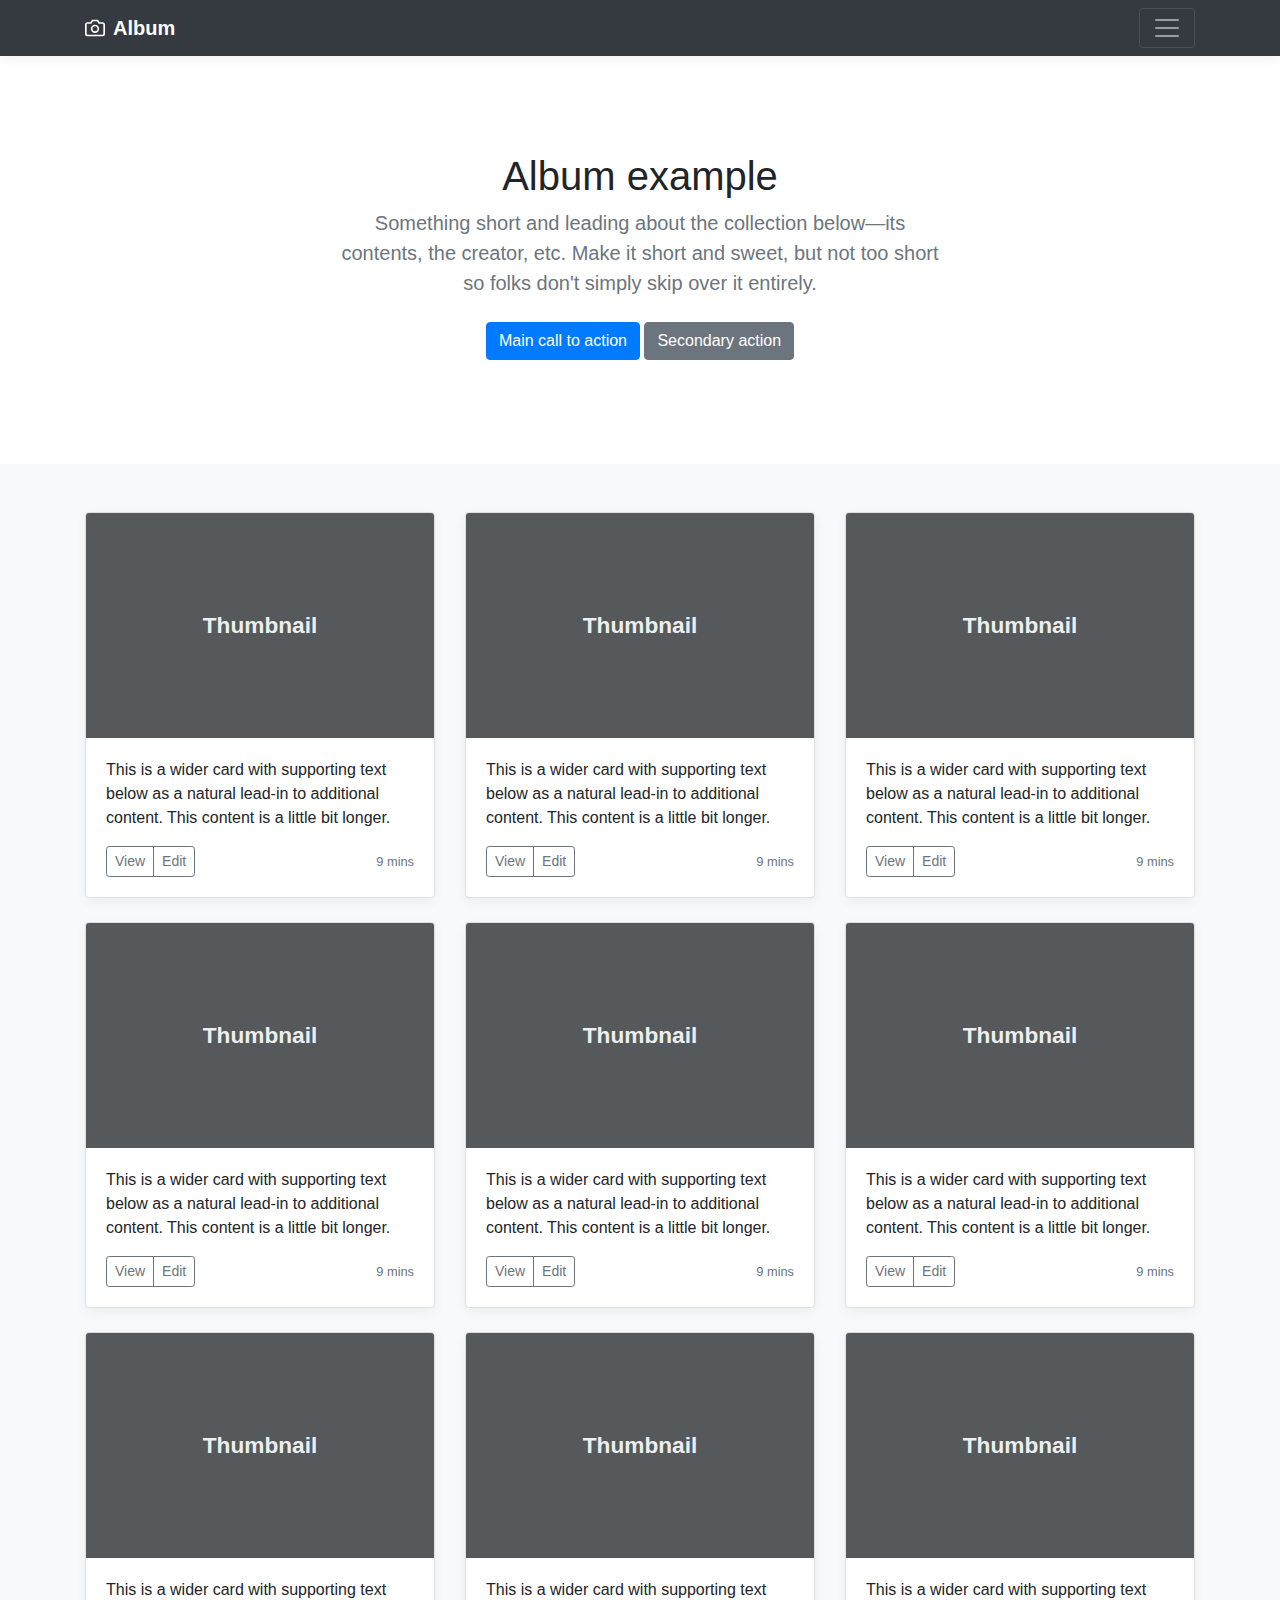
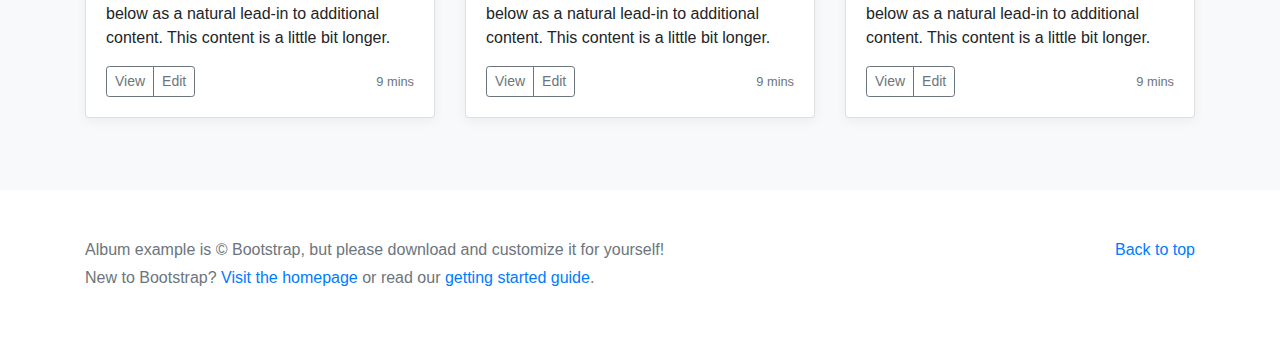
<file: lab6_igi/lab6_igi/bower_components/bootstrap/docs/4.1/examples/album/index.html>
<!doctype html>
<html lang="en">
  <head>
    <meta charset="utf-8">
    <meta name="viewport" content="width=device-width, initial-scale=1, shrink-to-fit=no">
    <meta name="description" content="">
    <meta name="author" content="">
    <link rel="icon" href="../../../../favicon.ico">

    <title>Album example for Bootstrap</title>

    <!-- Bootstrap core CSS -->
    <link href="../../../../dist/css/bootstrap.min.css" rel="stylesheet">

    <!-- Custom styles for this template -->
    <link href="album.css" rel="stylesheet">
  </head>

  <body>

    <header>
      <div class="collapse bg-dark" id="navbarHeader">
        <div class="container">
          <div class="row">
            <div class="col-sm-8 col-md-7 py-4">
              <h4 class="text-white">About</h4>
              <p class="text-muted">Add some information about the album below, the author, or any other background context. Make it a few sentences long so folks can pick up some informative tidbits. Then, link them off to some social networking sites or contact information.</p>
            </div>
            <div class="col-sm-4 offset-md-1 py-4">
              <h4 class="text-white">Contact</h4>
              <ul class="list-unstyled">
                <li><a href="#" class="text-white">Follow on Twitter</a></li>
                <li><a href="#" class="text-white">Like on Facebook</a></li>
                <li><a href="#" class="text-white">Email me</a></li>
              </ul>
            </div>
          </div>
        </div>
      </div>
      <div class="navbar navbar-dark bg-dark box-shadow">
        <div class="container d-flex justify-content-between">
          <a href="#" class="navbar-brand d-flex align-items-center">
            <svg xmlns="http://www.w3.org/2000/svg" width="20" height="20" viewBox="0 0 24 24" fill="none" stroke="currentColor" stroke-width="2" stroke-linecap="round" stroke-linejoin="round" class="mr-2"><path d="M23 19a2 2 0 0 1-2 2H3a2 2 0 0 1-2-2V8a2 2 0 0 1 2-2h4l2-3h6l2 3h4a2 2 0 0 1 2 2z"></path><circle cx="12" cy="13" r="4"></circle></svg>
            <strong>Album</strong>
          </a>
          <button class="navbar-toggler" type="button" data-toggle="collapse" data-target="#navbarHeader" aria-controls="navbarHeader" aria-expanded="false" aria-label="Toggle navigation">
            <span class="navbar-toggler-icon"></span>
          </button>
        </div>
      </div>
    </header>

    <main role="main">

      <section class="jumbotron text-center">
        <div class="container">
          <h1 class="jumbotron-heading">Album example</h1>
          <p class="lead text-muted">Something short and leading about the collection below—its contents, the creator, etc. Make it short and sweet, but not too short so folks don't simply skip over it entirely.</p>
          <p>
            <a href="#" class="btn btn-primary my-2">Main call to action</a>
            <a href="#" class="btn btn-secondary my-2">Secondary action</a>
          </p>
        </div>
      </section>

      <div class="album py-5 bg-light">
        <div class="container">

          <div class="row">
            <div class="col-md-4">
              <div class="card mb-4 box-shadow">
                <img class="card-img-top" data-src="holder.js/100px225?theme=thumb&bg=55595c&fg=eceeef&text=Thumbnail" alt="Card image cap">
                <div class="card-body">
                  <p class="card-text">This is a wider card with supporting text below as a natural lead-in to additional content. This content is a little bit longer.</p>
                  <div class="d-flex justify-content-between align-items-center">
                    <div class="btn-group">
                      <button type="button" class="btn btn-sm btn-outline-secondary">View</button>
                      <button type="button" class="btn btn-sm btn-outline-secondary">Edit</button>
                    </div>
                    <small class="text-muted">9 mins</small>
                  </div>
                </div>
              </div>
            </div>
            <div class="col-md-4">
              <div class="card mb-4 box-shadow">
                <img class="card-img-top" data-src="holder.js/100px225?theme=thumb&bg=55595c&fg=eceeef&text=Thumbnail" alt="Card image cap">
                <div class="card-body">
                  <p class="card-text">This is a wider card with supporting text below as a natural lead-in to additional content. This content is a little bit longer.</p>
                  <div class="d-flex justify-content-between align-items-center">
                    <div class="btn-group">
                      <button type="button" class="btn btn-sm btn-outline-secondary">View</button>
                      <button type="button" class="btn btn-sm btn-outline-secondary">Edit</button>
                    </div>
                    <small class="text-muted">9 mins</small>
                  </div>
                </div>
              </div>
            </div>
            <div class="col-md-4">
              <div class="card mb-4 box-shadow">
                <img class="card-img-top" data-src="holder.js/100px225?theme=thumb&bg=55595c&fg=eceeef&text=Thumbnail" alt="Card image cap">
                <div class="card-body">
                  <p class="card-text">This is a wider card with supporting text below as a natural lead-in to additional content. This content is a little bit longer.</p>
                  <div class="d-flex justify-content-between align-items-center">
                    <div class="btn-group">
                      <button type="button" class="btn btn-sm btn-outline-secondary">View</button>
                      <button type="button" class="btn btn-sm btn-outline-secondary">Edit</button>
                    </div>
                    <small class="text-muted">9 mins</small>
                  </div>
                </div>
              </div>
            </div>

            <div class="col-md-4">
              <div class="card mb-4 box-shadow">
                <img class="card-img-top" data-src="holder.js/100px225?theme=thumb&bg=55595c&fg=eceeef&text=Thumbnail" alt="Card image cap">
                <div class="card-body">
                  <p class="card-text">This is a wider card with supporting text below as a natural lead-in to additional content. This content is a little bit longer.</p>
                  <div class="d-flex justify-content-between align-items-center">
                    <div class="btn-group">
                      <button type="button" class="btn btn-sm btn-outline-secondary">View</button>
                      <button type="button" class="btn btn-sm btn-outline-secondary">Edit</button>
                    </div>
                    <small class="text-muted">9 mins</small>
                  </div>
                </div>
              </div>
            </div>
            <div class="col-md-4">
              <div class="card mb-4 box-shadow">
                <img class="card-img-top" data-src="holder.js/100px225?theme=thumb&bg=55595c&fg=eceeef&text=Thumbnail" alt="Card image cap">
                <div class="card-body">
                  <p class="card-text">This is a wider card with supporting text below as a natural lead-in to additional content. This content is a little bit longer.</p>
                  <div class="d-flex justify-content-between align-items-center">
                    <div class="btn-group">
                      <button type="button" class="btn btn-sm btn-outline-secondary">View</button>
                      <button type="button" class="btn btn-sm btn-outline-secondary">Edit</button>
                    </div>
                    <small class="text-muted">9 mins</small>
                  </div>
                </div>
              </div>
            </div>
            <div class="col-md-4">
              <div class="card mb-4 box-shadow">
                <img class="card-img-top" data-src="holder.js/100px225?theme=thumb&bg=55595c&fg=eceeef&text=Thumbnail" alt="Card image cap">
                <div class="card-body">
                  <p class="card-text">This is a wider card with supporting text below as a natural lead-in to additional content. This content is a little bit longer.</p>
                  <div class="d-flex justify-content-between align-items-center">
                    <div class="btn-group">
                      <button type="button" class="btn btn-sm btn-outline-secondary">View</button>
                      <button type="button" class="btn btn-sm btn-outline-secondary">Edit</button>
                    </div>
                    <small class="text-muted">9 mins</small>
                  </div>
                </div>
              </div>
            </div>

            <div class="col-md-4">
              <div class="card mb-4 box-shadow">
                <img class="card-img-top" data-src="holder.js/100px225?theme=thumb&bg=55595c&fg=eceeef&text=Thumbnail" alt="Card image cap">
                <div class="card-body">
                  <p class="card-text">This is a wider card with supporting text below as a natural lead-in to additional content. This content is a little bit longer.</p>
                  <div class="d-flex justify-content-between align-items-center">
                    <div class="btn-group">
                      <button type="button" class="btn btn-sm btn-outline-secondary">View</button>
                      <button type="button" class="btn btn-sm btn-outline-secondary">Edit</button>
                    </div>
                    <small class="text-muted">9 mins</small>
                  </div>
                </div>
              </div>
            </div>
            <div class="col-md-4">
              <div class="card mb-4 box-shadow">
                <img class="card-img-top" data-src="holder.js/100px225?theme=thumb&bg=55595c&fg=eceeef&text=Thumbnail" alt="Card image cap">
                <div class="card-body">
                  <p class="card-text">This is a wider card with supporting text below as a natural lead-in to additional content. This content is a little bit longer.</p>
                  <div class="d-flex justify-content-between align-items-center">
                    <div class="btn-group">
                      <button type="button" class="btn btn-sm btn-outline-secondary">View</button>
                      <button type="button" class="btn btn-sm btn-outline-secondary">Edit</button>
                    </div>
                    <small class="text-muted">9 mins</small>
                  </div>
                </div>
              </div>
            </div>
            <div class="col-md-4">
              <div class="card mb-4 box-shadow">
                <img class="card-img-top" data-src="holder.js/100px225?theme=thumb&bg=55595c&fg=eceeef&text=Thumbnail" alt="Card image cap">
                <div class="card-body">
                  <p class="card-text">This is a wider card with supporting text below as a natural lead-in to additional content. This content is a little bit longer.</p>
                  <div class="d-flex justify-content-between align-items-center">
                    <div class="btn-group">
                      <button type="button" class="btn btn-sm btn-outline-secondary">View</button>
                      <button type="button" class="btn btn-sm btn-outline-secondary">Edit</button>
                    </div>
                    <small class="text-muted">9 mins</small>
                  </div>
                </div>
              </div>
            </div>
          </div>
        </div>
      </div>

    </main>

    <footer class="text-muted">
      <div class="container">
        <p class="float-right">
          <a href="#">Back to top</a>
        </p>
        <p>Album example is &copy; Bootstrap, but please download and customize it for yourself!</p>
        <p>New to Bootstrap? <a href="../../">Visit the homepage</a> or read our <a href="../../getting-started/">getting started guide</a>.</p>
      </div>
    </footer>

    <!-- Bootstrap core JavaScript
    ================================================== -->
    <!-- Placed at the end of the document so the pages load faster -->
    <script src="https://code.jquery.com/jquery-3.3.1.slim.min.js" integrity="sha384-q8i/X+965DzO0rT7abK41JStQIAqVgRVzpbzo5smXKp4YfRvH+8abtTE1Pi6jizo" crossorigin="anonymous"></script>
    <script>window.jQuery || document.write('<script src="../../../../assets/js/vendor/jquery-slim.min.js"><\/script>')</script>
    <script src="../../../../assets/js/vendor/popper.min.js"></script>
    <script src="../../../../dist/js/bootstrap.min.js"></script>
    <script src="../../../../assets/js/vendor/holder.min.js"></script>
  </body>
</html>
</file>
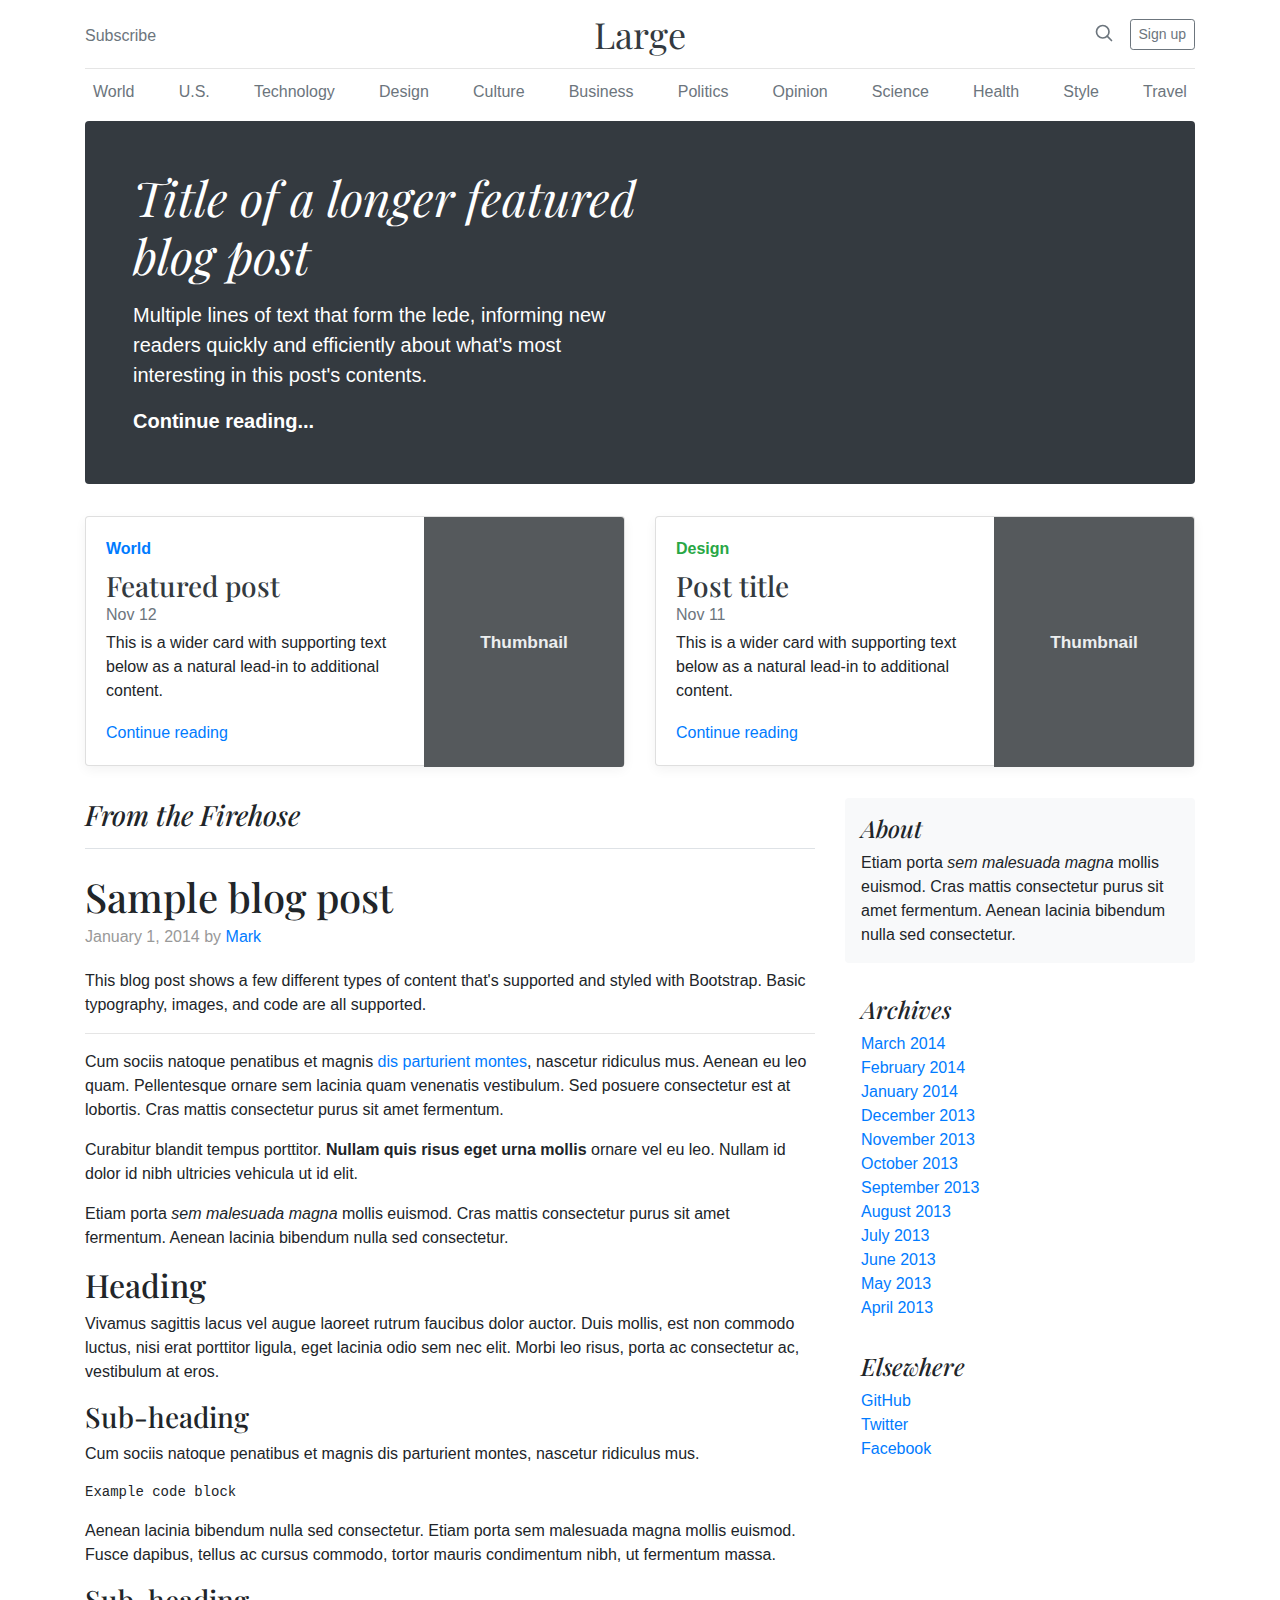
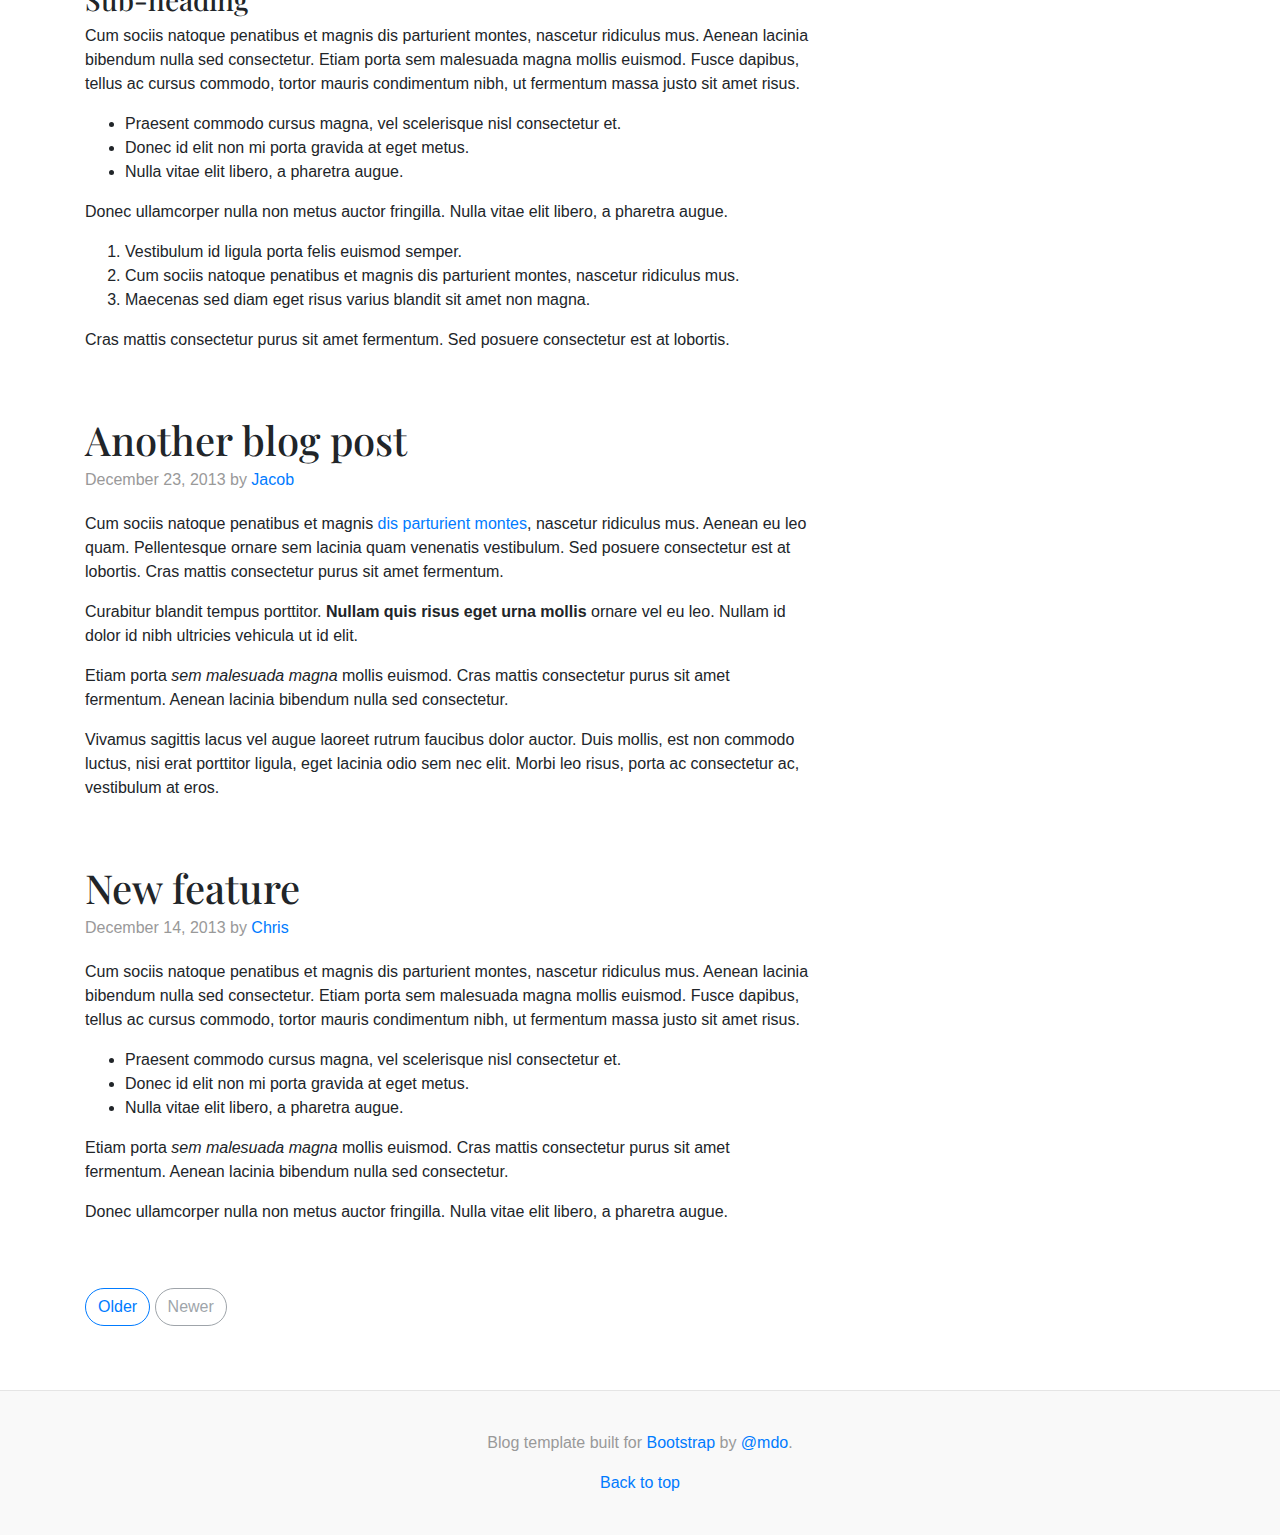
<file: lab6_igi/lab6_igi/bower_components/bootstrap/docs/4.1/examples/blog/index.html>
<!doctype html>
<html lang="en">
  <head>
    <meta charset="utf-8">
    <meta name="viewport" content="width=device-width, initial-scale=1, shrink-to-fit=no">
    <meta name="description" content="">
    <meta name="author" content="">
    <link rel="icon" href="../../../../favicon.ico">

    <title>Blog Template for Bootstrap</title>

    <!-- Bootstrap core CSS -->
    <link href="../../../../dist/css/bootstrap.min.css" rel="stylesheet">

    <!-- Custom styles for this template -->
    <link href="https://fonts.googleapis.com/css?family=Playfair+Display:700,900" rel="stylesheet">
    <link href="blog.css" rel="stylesheet">
  </head>

  <body>

    <div class="container">
      <header class="blog-header py-3">
        <div class="row flex-nowrap justify-content-between align-items-center">
          <div class="col-4 pt-1">
            <a class="text-muted" href="#">Subscribe</a>
          </div>
          <div class="col-4 text-center">
            <a class="blog-header-logo text-dark" href="#">Large</a>
          </div>
          <div class="col-4 d-flex justify-content-end align-items-center">
            <a class="text-muted" href="#">
              <svg xmlns="http://www.w3.org/2000/svg" width="20" height="20" viewBox="0 0 24 24" fill="none" stroke="currentColor" stroke-width="2" stroke-linecap="round" stroke-linejoin="round" class="mx-3"><circle cx="10.5" cy="10.5" r="7.5"></circle><line x1="21" y1="21" x2="15.8" y2="15.8"></line></svg>
            </a>
            <a class="btn btn-sm btn-outline-secondary" href="#">Sign up</a>
          </div>
        </div>
      </header>

      <div class="nav-scroller py-1 mb-2">
        <nav class="nav d-flex justify-content-between">
          <a class="p-2 text-muted" href="#">World</a>
          <a class="p-2 text-muted" href="#">U.S.</a>
          <a class="p-2 text-muted" href="#">Technology</a>
          <a class="p-2 text-muted" href="#">Design</a>
          <a class="p-2 text-muted" href="#">Culture</a>
          <a class="p-2 text-muted" href="#">Business</a>
          <a class="p-2 text-muted" href="#">Politics</a>
          <a class="p-2 text-muted" href="#">Opinion</a>
          <a class="p-2 text-muted" href="#">Science</a>
          <a class="p-2 text-muted" href="#">Health</a>
          <a class="p-2 text-muted" href="#">Style</a>
          <a class="p-2 text-muted" href="#">Travel</a>
        </nav>
      </div>

      <div class="jumbotron p-3 p-md-5 text-white rounded bg-dark">
        <div class="col-md-6 px-0">
          <h1 class="display-4 font-italic">Title of a longer featured blog post</h1>
          <p class="lead my-3">Multiple lines of text that form the lede, informing new readers quickly and efficiently about what's most interesting in this post's contents.</p>
          <p class="lead mb-0"><a href="#" class="text-white font-weight-bold">Continue reading...</a></p>
        </div>
      </div>

      <div class="row mb-2">
        <div class="col-md-6">
          <div class="card flex-md-row mb-4 box-shadow h-md-250">
            <div class="card-body d-flex flex-column align-items-start">
              <strong class="d-inline-block mb-2 text-primary">World</strong>
              <h3 class="mb-0">
                <a class="text-dark" href="#">Featured post</a>
              </h3>
              <div class="mb-1 text-muted">Nov 12</div>
              <p class="card-text mb-auto">This is a wider card with supporting text below as a natural lead-in to additional content.</p>
              <a href="#">Continue reading</a>
            </div>
            <img class="card-img-right flex-auto d-none d-lg-block" data-src="holder.js/200x250?theme=thumb" alt="Card image cap">
          </div>
        </div>
        <div class="col-md-6">
          <div class="card flex-md-row mb-4 box-shadow h-md-250">
            <div class="card-body d-flex flex-column align-items-start">
              <strong class="d-inline-block mb-2 text-success">Design</strong>
              <h3 class="mb-0">
                <a class="text-dark" href="#">Post title</a>
              </h3>
              <div class="mb-1 text-muted">Nov 11</div>
              <p class="card-text mb-auto">This is a wider card with supporting text below as a natural lead-in to additional content.</p>
              <a href="#">Continue reading</a>
            </div>
            <img class="card-img-right flex-auto d-none d-lg-block" data-src="holder.js/200x250?theme=thumb" alt="Card image cap">
          </div>
        </div>
      </div>
    </div>

    <main role="main" class="container">
      <div class="row">
        <div class="col-md-8 blog-main">
          <h3 class="pb-3 mb-4 font-italic border-bottom">
            From the Firehose
          </h3>

          <div class="blog-post">
            <h2 class="blog-post-title">Sample blog post</h2>
            <p class="blog-post-meta">January 1, 2014 by <a href="#">Mark</a></p>

            <p>This blog post shows a few different types of content that's supported and styled with Bootstrap. Basic typography, images, and code are all supported.</p>
            <hr>
            <p>Cum sociis natoque penatibus et magnis <a href="#">dis parturient montes</a>, nascetur ridiculus mus. Aenean eu leo quam. Pellentesque ornare sem lacinia quam venenatis vestibulum. Sed posuere consectetur est at lobortis. Cras mattis consectetur purus sit amet fermentum.</p>
            <blockquote>
              <p>Curabitur blandit tempus porttitor. <strong>Nullam quis risus eget urna mollis</strong> ornare vel eu leo. Nullam id dolor id nibh ultricies vehicula ut id elit.</p>
            </blockquote>
            <p>Etiam porta <em>sem malesuada magna</em> mollis euismod. Cras mattis consectetur purus sit amet fermentum. Aenean lacinia bibendum nulla sed consectetur.</p>
            <h2>Heading</h2>
            <p>Vivamus sagittis lacus vel augue laoreet rutrum faucibus dolor auctor. Duis mollis, est non commodo luctus, nisi erat porttitor ligula, eget lacinia odio sem nec elit. Morbi leo risus, porta ac consectetur ac, vestibulum at eros.</p>
            <h3>Sub-heading</h3>
            <p>Cum sociis natoque penatibus et magnis dis parturient montes, nascetur ridiculus mus.</p>
            <pre><code>Example code block</code></pre>
            <p>Aenean lacinia bibendum nulla sed consectetur. Etiam porta sem malesuada magna mollis euismod. Fusce dapibus, tellus ac cursus commodo, tortor mauris condimentum nibh, ut fermentum massa.</p>
            <h3>Sub-heading</h3>
            <p>Cum sociis natoque penatibus et magnis dis parturient montes, nascetur ridiculus mus. Aenean lacinia bibendum nulla sed consectetur. Etiam porta sem malesuada magna mollis euismod. Fusce dapibus, tellus ac cursus commodo, tortor mauris condimentum nibh, ut fermentum massa justo sit amet risus.</p>
            <ul>
              <li>Praesent commodo cursus magna, vel scelerisque nisl consectetur et.</li>
              <li>Donec id elit non mi porta gravida at eget metus.</li>
              <li>Nulla vitae elit libero, a pharetra augue.</li>
            </ul>
            <p>Donec ullamcorper nulla non metus auctor fringilla. Nulla vitae elit libero, a pharetra augue.</p>
            <ol>
              <li>Vestibulum id ligula porta felis euismod semper.</li>
              <li>Cum sociis natoque penatibus et magnis dis parturient montes, nascetur ridiculus mus.</li>
              <li>Maecenas sed diam eget risus varius blandit sit amet non magna.</li>
            </ol>
            <p>Cras mattis consectetur purus sit amet fermentum. Sed posuere consectetur est at lobortis.</p>
          </div><!-- /.blog-post -->

          <div class="blog-post">
            <h2 class="blog-post-title">Another blog post</h2>
            <p class="blog-post-meta">December 23, 2013 by <a href="#">Jacob</a></p>

            <p>Cum sociis natoque penatibus et magnis <a href="#">dis parturient montes</a>, nascetur ridiculus mus. Aenean eu leo quam. Pellentesque ornare sem lacinia quam venenatis vestibulum. Sed posuere consectetur est at lobortis. Cras mattis consectetur purus sit amet fermentum.</p>
            <blockquote>
              <p>Curabitur blandit tempus porttitor. <strong>Nullam quis risus eget urna mollis</strong> ornare vel eu leo. Nullam id dolor id nibh ultricies vehicula ut id elit.</p>
            </blockquote>
            <p>Etiam porta <em>sem malesuada magna</em> mollis euismod. Cras mattis consectetur purus sit amet fermentum. Aenean lacinia bibendum nulla sed consectetur.</p>
            <p>Vivamus sagittis lacus vel augue laoreet rutrum faucibus dolor auctor. Duis mollis, est non commodo luctus, nisi erat porttitor ligula, eget lacinia odio sem nec elit. Morbi leo risus, porta ac consectetur ac, vestibulum at eros.</p>
          </div><!-- /.blog-post -->

          <div class="blog-post">
            <h2 class="blog-post-title">New feature</h2>
            <p class="blog-post-meta">December 14, 2013 by <a href="#">Chris</a></p>

            <p>Cum sociis natoque penatibus et magnis dis parturient montes, nascetur ridiculus mus. Aenean lacinia bibendum nulla sed consectetur. Etiam porta sem malesuada magna mollis euismod. Fusce dapibus, tellus ac cursus commodo, tortor mauris condimentum nibh, ut fermentum massa justo sit amet risus.</p>
            <ul>
              <li>Praesent commodo cursus magna, vel scelerisque nisl consectetur et.</li>
              <li>Donec id elit non mi porta gravida at eget metus.</li>
              <li>Nulla vitae elit libero, a pharetra augue.</li>
            </ul>
            <p>Etiam porta <em>sem malesuada magna</em> mollis euismod. Cras mattis consectetur purus sit amet fermentum. Aenean lacinia bibendum nulla sed consectetur.</p>
            <p>Donec ullamcorper nulla non metus auctor fringilla. Nulla vitae elit libero, a pharetra augue.</p>
          </div><!-- /.blog-post -->

          <nav class="blog-pagination">
            <a class="btn btn-outline-primary" href="#">Older</a>
            <a class="btn btn-outline-secondary disabled" href="#">Newer</a>
          </nav>

        </div><!-- /.blog-main -->

        <aside class="col-md-4 blog-sidebar">
          <div class="p-3 mb-3 bg-light rounded">
            <h4 class="font-italic">About</h4>
            <p class="mb-0">Etiam porta <em>sem malesuada magna</em> mollis euismod. Cras mattis consectetur purus sit amet fermentum. Aenean lacinia bibendum nulla sed consectetur.</p>
          </div>

          <div class="p-3">
            <h4 class="font-italic">Archives</h4>
            <ol class="list-unstyled mb-0">
              <li><a href="#">March 2014</a></li>
              <li><a href="#">February 2014</a></li>
              <li><a href="#">January 2014</a></li>
              <li><a href="#">December 2013</a></li>
              <li><a href="#">November 2013</a></li>
              <li><a href="#">October 2013</a></li>
              <li><a href="#">September 2013</a></li>
              <li><a href="#">August 2013</a></li>
              <li><a href="#">July 2013</a></li>
              <li><a href="#">June 2013</a></li>
              <li><a href="#">May 2013</a></li>
              <li><a href="#">April 2013</a></li>
            </ol>
          </div>

          <div class="p-3">
            <h4 class="font-italic">Elsewhere</h4>
            <ol class="list-unstyled">
              <li><a href="#">GitHub</a></li>
              <li><a href="#">Twitter</a></li>
              <li><a href="#">Facebook</a></li>
            </ol>
          </div>
        </aside><!-- /.blog-sidebar -->

      </div><!-- /.row -->

    </main><!-- /.container -->

    <footer class="blog-footer">
      <p>Blog template built for <a href="https://getbootstrap.com/">Bootstrap</a> by <a href="https://twitter.com/mdo">@mdo</a>.</p>
      <p>
        <a href="#">Back to top</a>
      </p>
    </footer>

    <!-- Bootstrap core JavaScript
    ================================================== -->
    <!-- Placed at the end of the document so the pages load faster -->
    <script src="https://code.jquery.com/jquery-3.3.1.slim.min.js" integrity="sha384-q8i/X+965DzO0rT7abK41JStQIAqVgRVzpbzo5smXKp4YfRvH+8abtTE1Pi6jizo" crossorigin="anonymous"></script>
    <script>window.jQuery || document.write('<script src="../../../../assets/js/vendor/jquery-slim.min.js"><\/script>')</script>
    <script src="../../../../assets/js/vendor/popper.min.js"></script>
    <script src="../../../../dist/js/bootstrap.min.js"></script>
    <script src="../../../../assets/js/vendor/holder.min.js"></script>
    <script>
      Holder.addTheme('thumb', {
        bg: '#55595c',
        fg: '#eceeef',
        text: 'Thumbnail'
      });
    </script>
  </body>
</html>
</file>
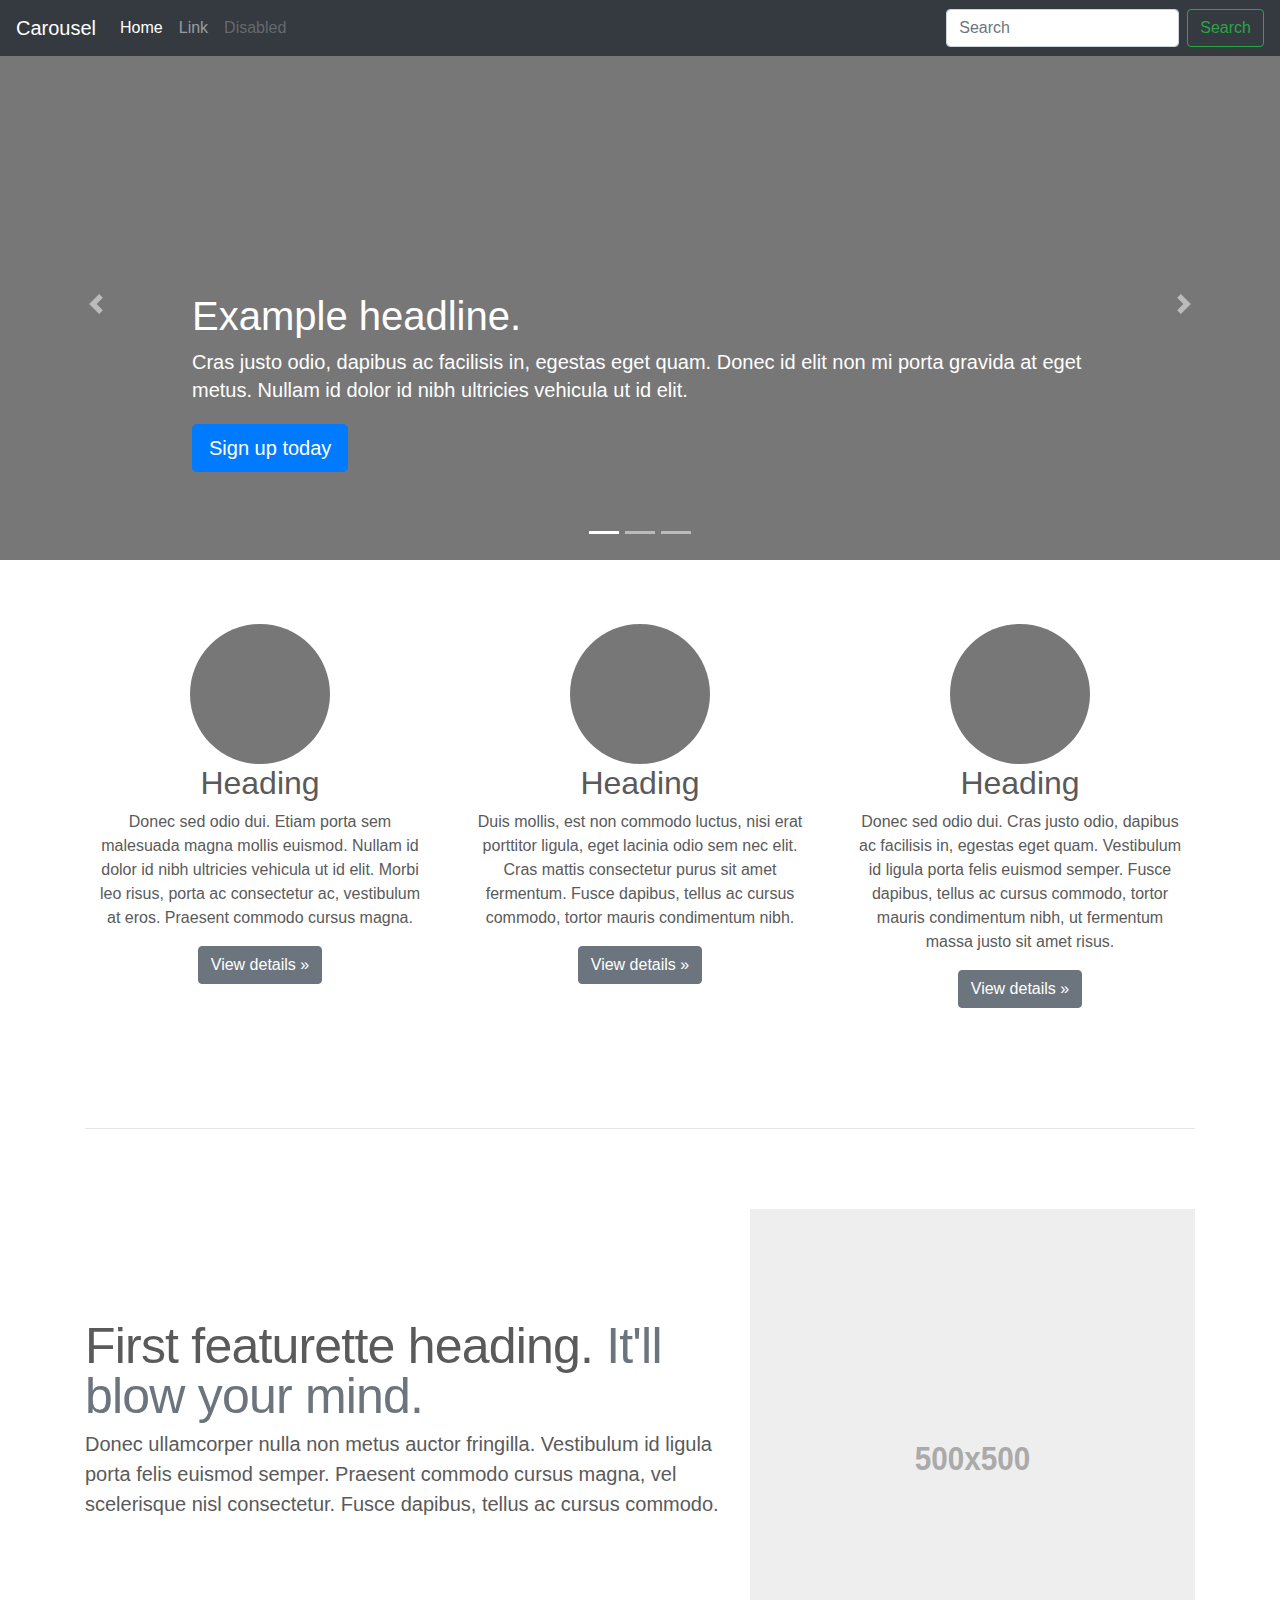
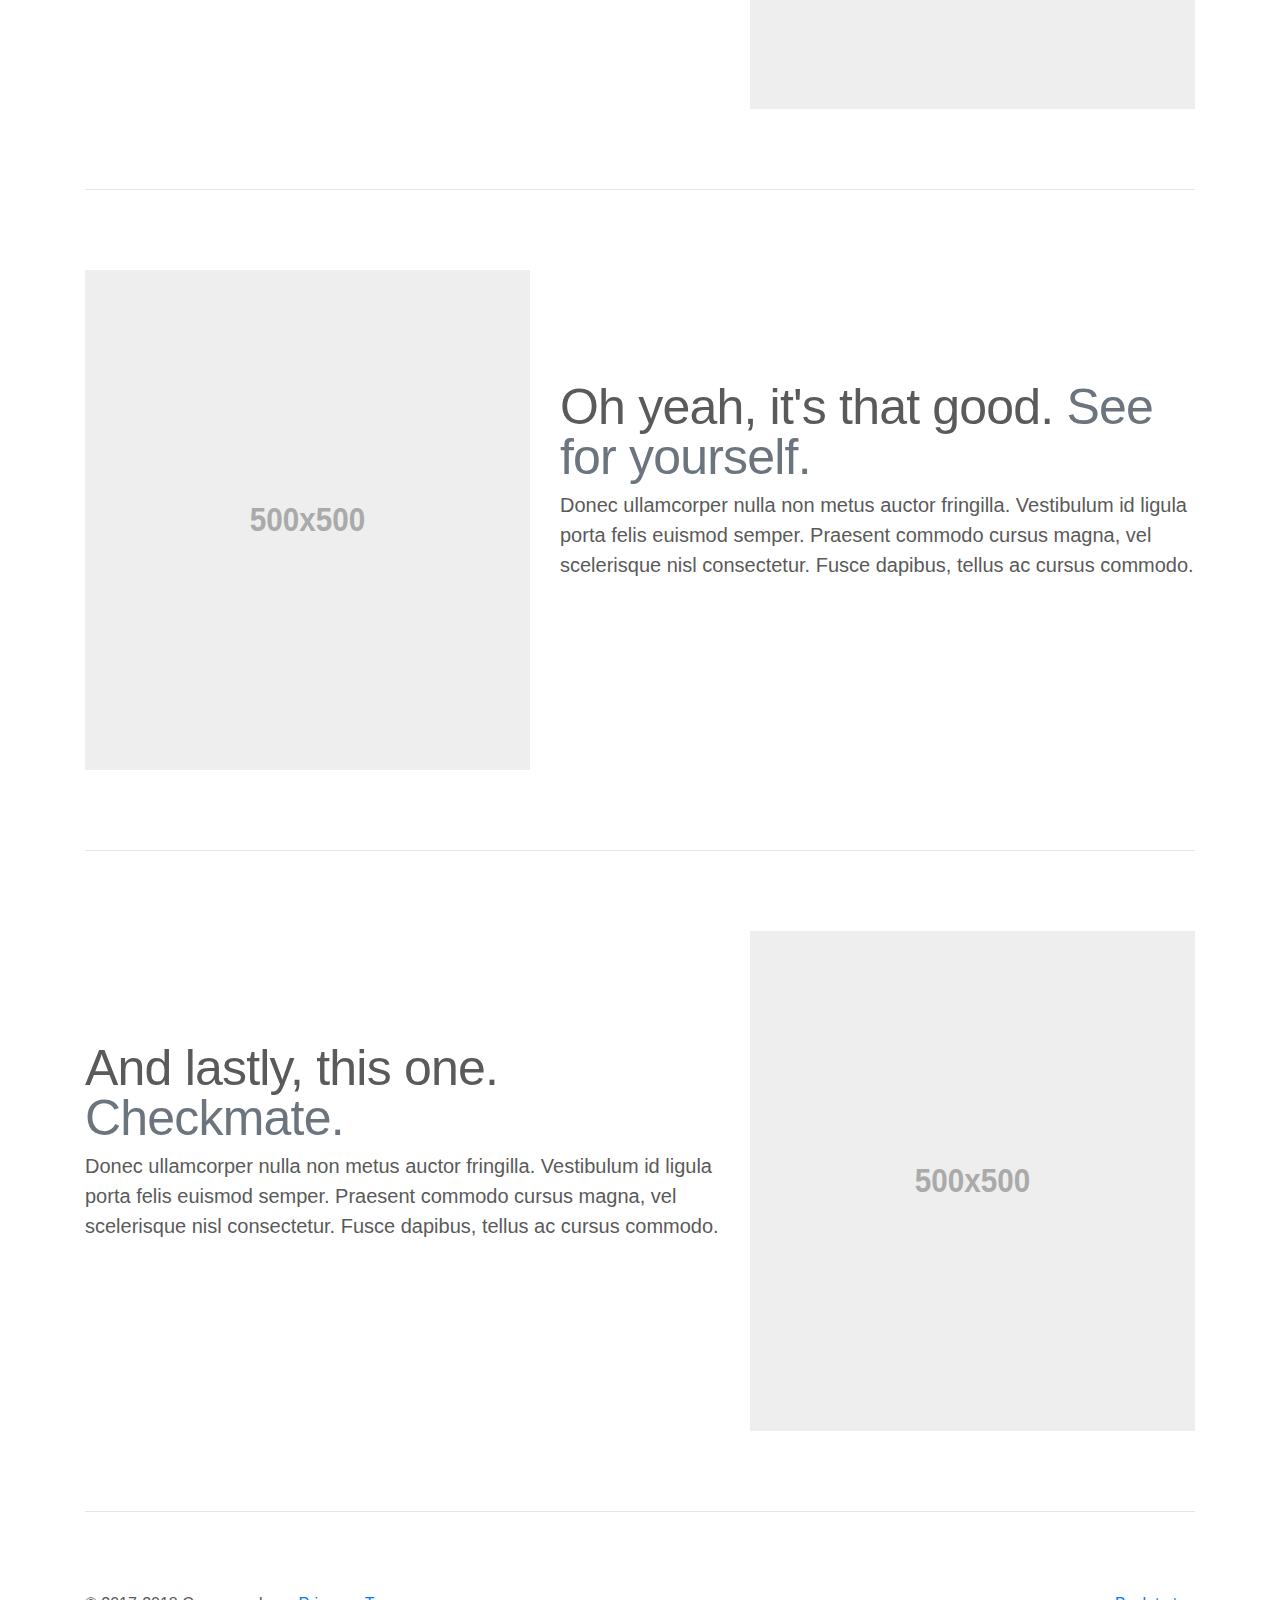
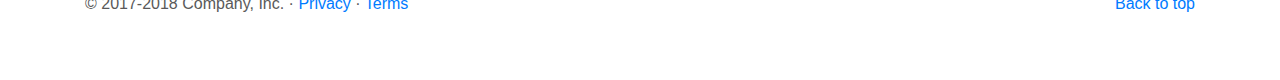
<file: lab6_igi/lab6_igi/bower_components/bootstrap/docs/4.1/examples/carousel/index.html>
<!doctype html>
<html lang="en">
  <head>
    <meta charset="utf-8">
    <meta name="viewport" content="width=device-width, initial-scale=1, shrink-to-fit=no">
    <meta name="description" content="">
    <meta name="author" content="">
    <link rel="icon" href="../../../../favicon.ico">

    <title>Carousel Template for Bootstrap</title>

    <!-- Bootstrap core CSS -->
    <link href="../../../../dist/css/bootstrap.min.css" rel="stylesheet">

    <!-- Custom styles for this template -->
    <link href="carousel.css" rel="stylesheet">
  </head>
  <body>

    <header>
      <nav class="navbar navbar-expand-md navbar-dark fixed-top bg-dark">
        <a class="navbar-brand" href="#">Carousel</a>
        <button class="navbar-toggler" type="button" data-toggle="collapse" data-target="#navbarCollapse" aria-controls="navbarCollapse" aria-expanded="false" aria-label="Toggle navigation">
          <span class="navbar-toggler-icon"></span>
        </button>
        <div class="collapse navbar-collapse" id="navbarCollapse">
          <ul class="navbar-nav mr-auto">
            <li class="nav-item active">
              <a class="nav-link" href="#">Home <span class="sr-only">(current)</span></a>
            </li>
            <li class="nav-item">
              <a class="nav-link" href="#">Link</a>
            </li>
            <li class="nav-item">
              <a class="nav-link disabled" href="#">Disabled</a>
            </li>
          </ul>
          <form class="form-inline mt-2 mt-md-0">
            <input class="form-control mr-sm-2" type="text" placeholder="Search" aria-label="Search">
            <button class="btn btn-outline-success my-2 my-sm-0" type="submit">Search</button>
          </form>
        </div>
      </nav>
    </header>

    <main role="main">

      <div id="myCarousel" class="carousel slide" data-ride="carousel">
        <ol class="carousel-indicators">
          <li data-target="#myCarousel" data-slide-to="0" class="active"></li>
          <li data-target="#myCarousel" data-slide-to="1"></li>
          <li data-target="#myCarousel" data-slide-to="2"></li>
        </ol>
        <div class="carousel-inner">
          <div class="carousel-item active">
            <img class="first-slide" src="[data-uri]" alt="First slide">
            <div class="container">
              <div class="carousel-caption text-left">
                <h1>Example headline.</h1>
                <p>Cras justo odio, dapibus ac facilisis in, egestas eget quam. Donec id elit non mi porta gravida at eget metus. Nullam id dolor id nibh ultricies vehicula ut id elit.</p>
                <p><a class="btn btn-lg btn-primary" href="#" role="button">Sign up today</a></p>
              </div>
            </div>
          </div>
          <div class="carousel-item">
            <img class="second-slide" src="[data-uri]" alt="Second slide">
            <div class="container">
              <div class="carousel-caption">
                <h1>Another example headline.</h1>
                <p>Cras justo odio, dapibus ac facilisis in, egestas eget quam. Donec id elit non mi porta gravida at eget metus. Nullam id dolor id nibh ultricies vehicula ut id elit.</p>
                <p><a class="btn btn-lg btn-primary" href="#" role="button">Learn more</a></p>
              </div>
            </div>
          </div>
          <div class="carousel-item">
            <img class="third-slide" src="[data-uri]" alt="Third slide">
            <div class="container">
              <div class="carousel-caption text-right">
                <h1>One more for good measure.</h1>
                <p>Cras justo odio, dapibus ac facilisis in, egestas eget quam. Donec id elit non mi porta gravida at eget metus. Nullam id dolor id nibh ultricies vehicula ut id elit.</p>
                <p><a class="btn btn-lg btn-primary" href="#" role="button">Browse gallery</a></p>
              </div>
            </div>
          </div>
        </div>
        <a class="carousel-control-prev" href="#myCarousel" role="button" data-slide="prev">
          <span class="carousel-control-prev-icon" aria-hidden="true"></span>
          <span class="sr-only">Previous</span>
        </a>
        <a class="carousel-control-next" href="#myCarousel" role="button" data-slide="next">
          <span class="carousel-control-next-icon" aria-hidden="true"></span>
          <span class="sr-only">Next</span>
        </a>
      </div>


      <!-- Marketing messaging and featurettes
      ================================================== -->
      <!-- Wrap the rest of the page in another container to center all the content. -->

      <div class="container marketing">

        <!-- Three columns of text below the carousel -->
        <div class="row">
          <div class="col-lg-4">
            <img class="rounded-circle" src="[data-uri]" alt="Generic placeholder image" width="140" height="140">
            <h2>Heading</h2>
            <p>Donec sed odio dui. Etiam porta sem malesuada magna mollis euismod. Nullam id dolor id nibh ultricies vehicula ut id elit. Morbi leo risus, porta ac consectetur ac, vestibulum at eros. Praesent commodo cursus magna.</p>
            <p><a class="btn btn-secondary" href="#" role="button">View details &raquo;</a></p>
          </div><!-- /.col-lg-4 -->
          <div class="col-lg-4">
            <img class="rounded-circle" src="[data-uri]" alt="Generic placeholder image" width="140" height="140">
            <h2>Heading</h2>
            <p>Duis mollis, est non commodo luctus, nisi erat porttitor ligula, eget lacinia odio sem nec elit. Cras mattis consectetur purus sit amet fermentum. Fusce dapibus, tellus ac cursus commodo, tortor mauris condimentum nibh.</p>
            <p><a class="btn btn-secondary" href="#" role="button">View details &raquo;</a></p>
          </div><!-- /.col-lg-4 -->
          <div class="col-lg-4">
            <img class="rounded-circle" src="[data-uri]" alt="Generic placeholder image" width="140" height="140">
            <h2>Heading</h2>
            <p>Donec sed odio dui. Cras justo odio, dapibus ac facilisis in, egestas eget quam. Vestibulum id ligula porta felis euismod semper. Fusce dapibus, tellus ac cursus commodo, tortor mauris condimentum nibh, ut fermentum massa justo sit amet risus.</p>
            <p><a class="btn btn-secondary" href="#" role="button">View details &raquo;</a></p>
          </div><!-- /.col-lg-4 -->
        </div><!-- /.row -->


        <!-- START THE FEATURETTES -->

        <hr class="featurette-divider">

        <div class="row featurette">
          <div class="col-md-7">
            <h2 class="featurette-heading">First featurette heading. <span class="text-muted">It'll blow your mind.</span></h2>
            <p class="lead">Donec ullamcorper nulla non metus auctor fringilla. Vestibulum id ligula porta felis euismod semper. Praesent commodo cursus magna, vel scelerisque nisl consectetur. Fusce dapibus, tellus ac cursus commodo.</p>
          </div>
          <div class="col-md-5">
            <img class="featurette-image img-fluid mx-auto" data-src="holder.js/500x500/auto" alt="Generic placeholder image">
          </div>
        </div>

        <hr class="featurette-divider">

        <div class="row featurette">
          <div class="col-md-7 order-md-2">
            <h2 class="featurette-heading">Oh yeah, it's that good. <span class="text-muted">See for yourself.</span></h2>
            <p class="lead">Donec ullamcorper nulla non metus auctor fringilla. Vestibulum id ligula porta felis euismod semper. Praesent commodo cursus magna, vel scelerisque nisl consectetur. Fusce dapibus, tellus ac cursus commodo.</p>
          </div>
          <div class="col-md-5 order-md-1">
            <img class="featurette-image img-fluid mx-auto" data-src="holder.js/500x500/auto" alt="Generic placeholder image">
          </div>
        </div>

        <hr class="featurette-divider">

        <div class="row featurette">
          <div class="col-md-7">
            <h2 class="featurette-heading">And lastly, this one. <span class="text-muted">Checkmate.</span></h2>
            <p class="lead">Donec ullamcorper nulla non metus auctor fringilla. Vestibulum id ligula porta felis euismod semper. Praesent commodo cursus magna, vel scelerisque nisl consectetur. Fusce dapibus, tellus ac cursus commodo.</p>
          </div>
          <div class="col-md-5">
            <img class="featurette-image img-fluid mx-auto" data-src="holder.js/500x500/auto" alt="Generic placeholder image">
          </div>
        </div>

        <hr class="featurette-divider">

        <!-- /END THE FEATURETTES -->

      </div><!-- /.container -->


      <!-- FOOTER -->
      <footer class="container">
        <p class="float-right"><a href="#">Back to top</a></p>
        <p>&copy; 2017-2018 Company, Inc. &middot; <a href="#">Privacy</a> &middot; <a href="#">Terms</a></p>
      </footer>
    </main>

    <!-- Bootstrap core JavaScript
    ================================================== -->
    <!-- Placed at the end of the document so the pages load faster -->
    <script src="https://code.jquery.com/jquery-3.3.1.slim.min.js" integrity="sha384-q8i/X+965DzO0rT7abK41JStQIAqVgRVzpbzo5smXKp4YfRvH+8abtTE1Pi6jizo" crossorigin="anonymous"></script>
    <script>window.jQuery || document.write('<script src="../../../../assets/js/vendor/jquery-slim.min.js"><\/script>')</script>
    <script src="../../../../assets/js/vendor/popper.min.js"></script>
    <script src="../../../../dist/js/bootstrap.min.js"></script>
    <!-- Just to make our placeholder images work. Don't actually copy the next line! -->
    <script src="../../../../assets/js/vendor/holder.min.js"></script>
  </body>
</html>
</file>
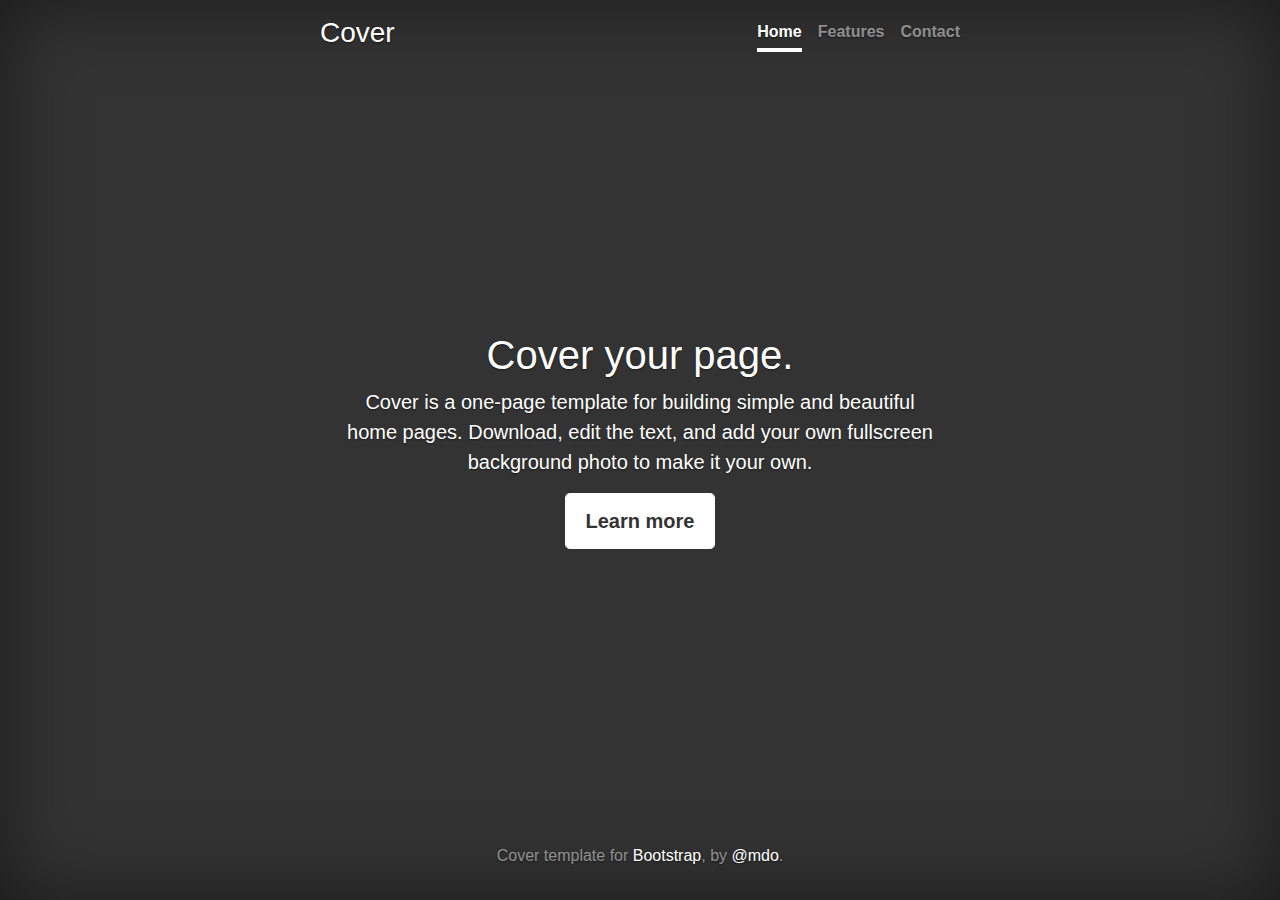
<file: lab6_igi/lab6_igi/bower_components/bootstrap/docs/4.1/examples/cover/index.html>
<!doctype html>
<html lang="en">
  <head>
    <meta charset="utf-8">
    <meta name="viewport" content="width=device-width, initial-scale=1, shrink-to-fit=no">
    <meta name="description" content="">
    <meta name="author" content="">
    <link rel="icon" href="../../../../favicon.ico">

    <title>Cover Template for Bootstrap</title>

    <!-- Bootstrap core CSS -->
    <link href="../../../../dist/css/bootstrap.min.css" rel="stylesheet">

    <!-- Custom styles for this template -->
    <link href="cover.css" rel="stylesheet">
  </head>

  <body class="text-center">

    <div class="cover-container d-flex w-100 h-100 p-3 mx-auto flex-column">
      <header class="masthead mb-auto">
        <div class="inner">
          <h3 class="masthead-brand">Cover</h3>
          <nav class="nav nav-masthead justify-content-center">
            <a class="nav-link active" href="#">Home</a>
            <a class="nav-link" href="#">Features</a>
            <a class="nav-link" href="#">Contact</a>
          </nav>
        </div>
      </header>

      <main role="main" class="inner cover">
        <h1 class="cover-heading">Cover your page.</h1>
        <p class="lead">Cover is a one-page template for building simple and beautiful home pages. Download, edit the text, and add your own fullscreen background photo to make it your own.</p>
        <p class="lead">
          <a href="#" class="btn btn-lg btn-secondary">Learn more</a>
        </p>
      </main>

      <footer class="mastfoot mt-auto">
        <div class="inner">
          <p>Cover template for <a href="https://getbootstrap.com/">Bootstrap</a>, by <a href="https://twitter.com/mdo">@mdo</a>.</p>
        </div>
      </footer>
    </div>


    <!-- Bootstrap core JavaScript
    ================================================== -->
    <!-- Placed at the end of the document so the pages load faster -->
    <script src="https://code.jquery.com/jquery-3.3.1.slim.min.js" integrity="sha384-q8i/X+965DzO0rT7abK41JStQIAqVgRVzpbzo5smXKp4YfRvH+8abtTE1Pi6jizo" crossorigin="anonymous"></script>
    <script>window.jQuery || document.write('<script src="../../../../assets/js/vendor/jquery-slim.min.js"><\/script>')</script>
    <script src="../../../../assets/js/vendor/popper.min.js"></script>
    <script src="../../../../dist/js/bootstrap.min.js"></script>
  </body>
</html>
</file>
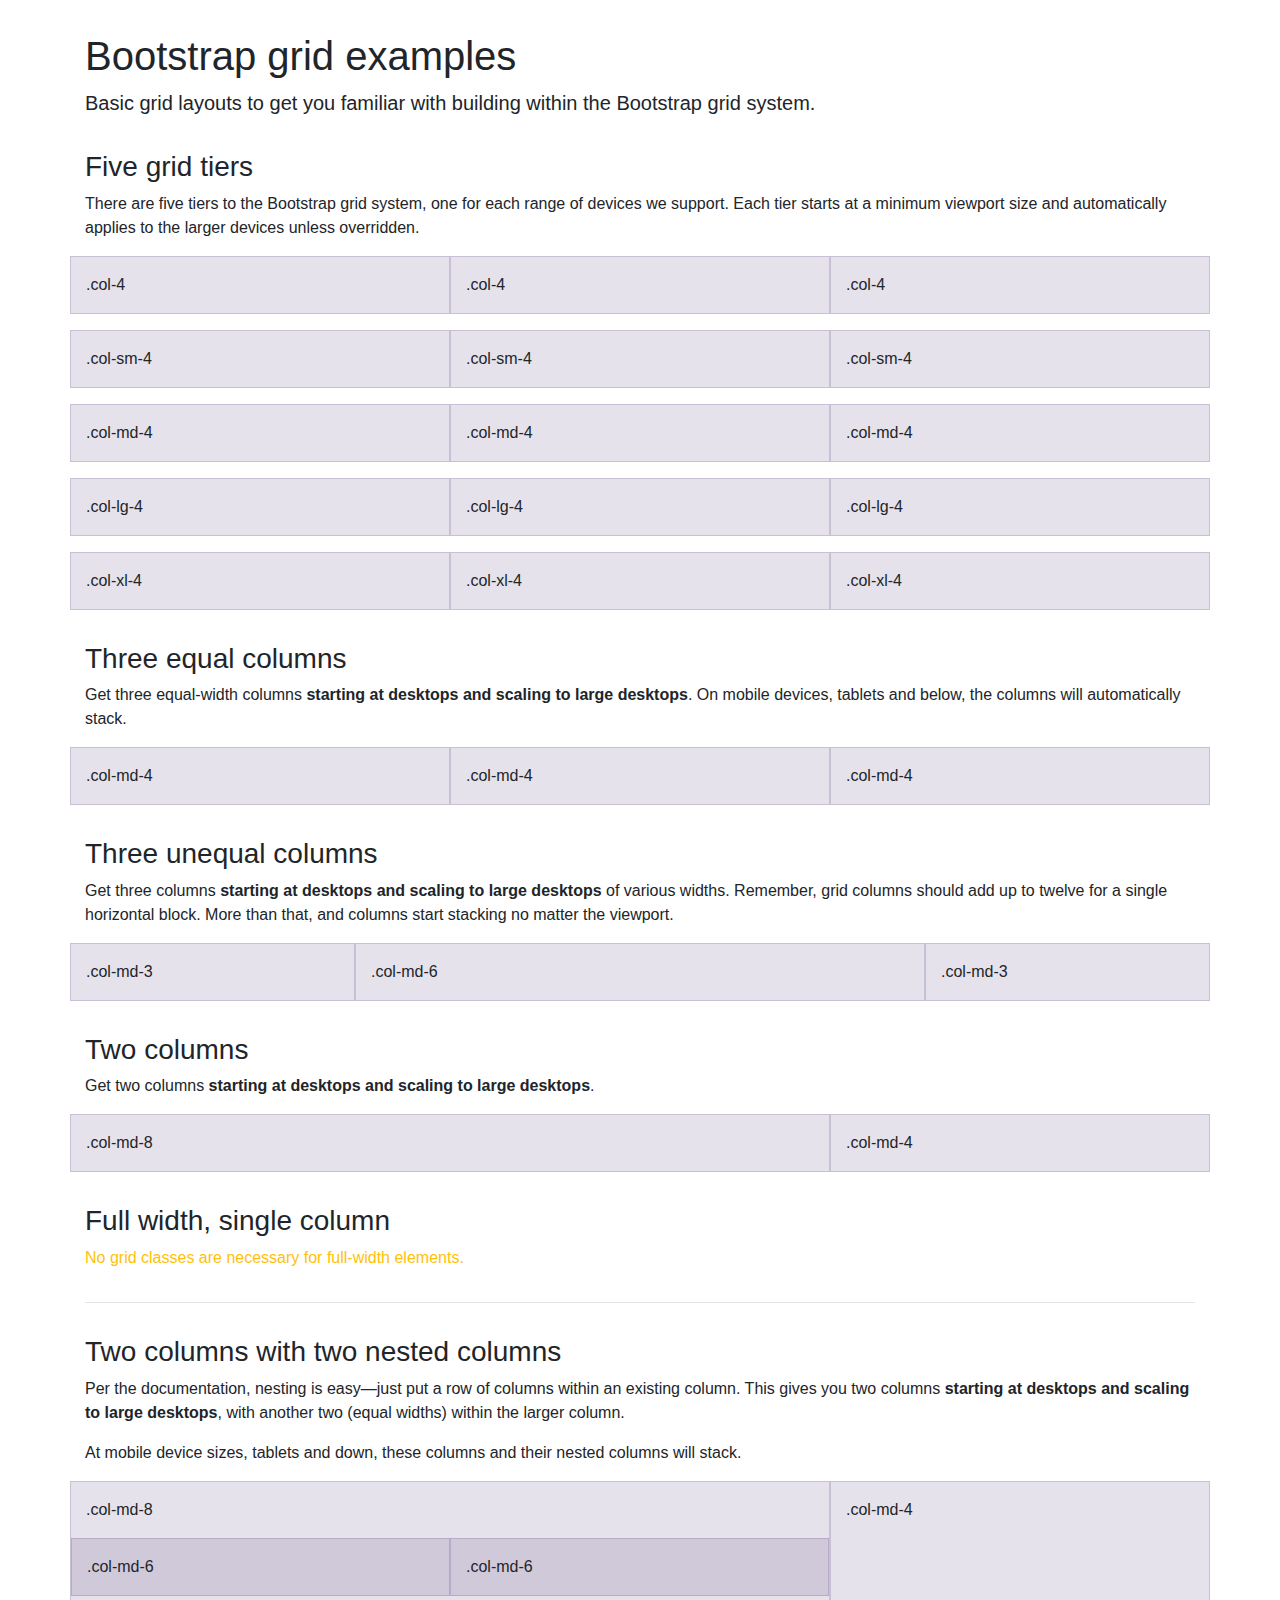
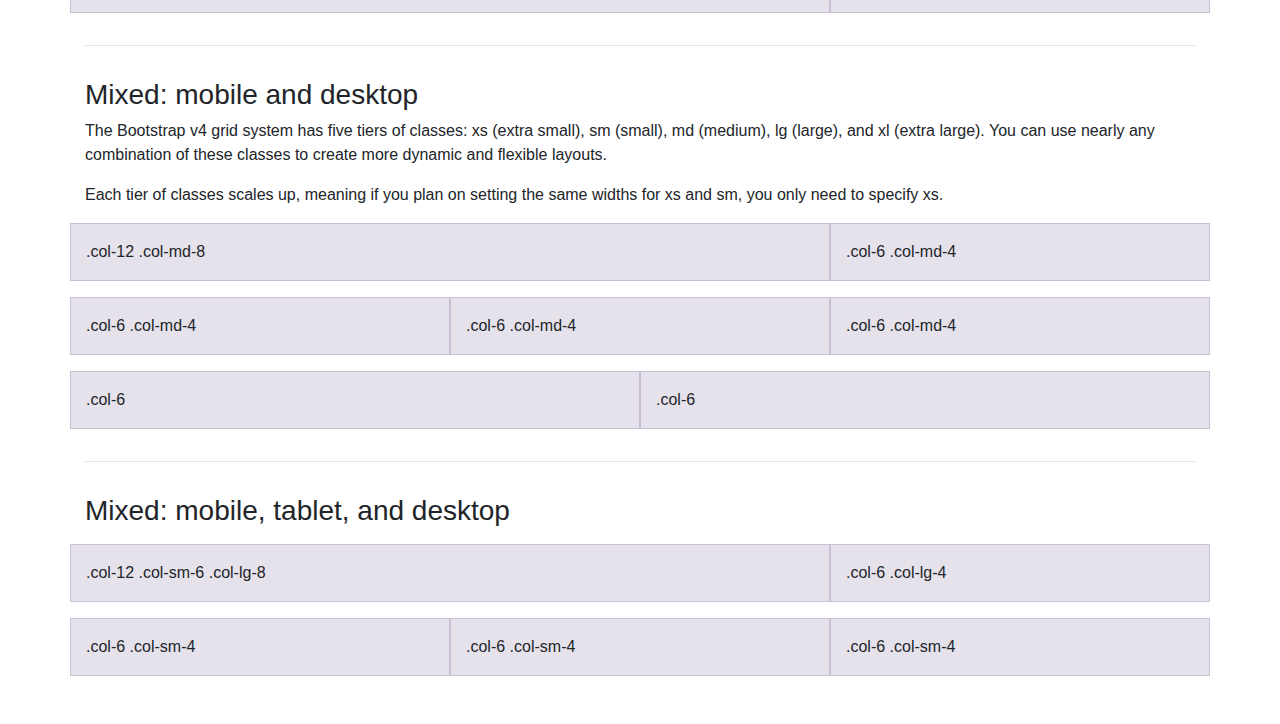
<file: lab6_igi/lab6_igi/bower_components/bootstrap/docs/4.1/examples/grid/index.html>
<!doctype html>
<html lang="en">
  <head>
    <meta charset="utf-8">
    <meta name="viewport" content="width=device-width, initial-scale=1, shrink-to-fit=no">
    <meta name="description" content="">
    <meta name="author" content="">
    <link rel="icon" href="../../../../favicon.ico">

    <title>Grid Template for Bootstrap</title>

    <!-- Bootstrap core CSS -->
    <link href="../../../../dist/css/bootstrap.min.css" rel="stylesheet">

    <!-- Custom styles for this template -->
    <link href="grid.css" rel="stylesheet">
  </head>

  <body>
    <div class="container">

      <h1>Bootstrap grid examples</h1>
      <p class="lead">Basic grid layouts to get you familiar with building within the Bootstrap grid system.</p>

      <h3>Five grid tiers</h3>
      <p>There are five tiers to the Bootstrap grid system, one for each range of devices we support. Each tier starts at a minimum viewport size and automatically applies to the larger devices unless overridden.</p>

      <div class="row">
        <div class="col-4">.col-4</div>
        <div class="col-4">.col-4</div>
        <div class="col-4">.col-4</div>
      </div>

      <div class="row">
        <div class="col-sm-4">.col-sm-4</div>
        <div class="col-sm-4">.col-sm-4</div>
        <div class="col-sm-4">.col-sm-4</div>
      </div>

      <div class="row">
        <div class="col-md-4">.col-md-4</div>
        <div class="col-md-4">.col-md-4</div>
        <div class="col-md-4">.col-md-4</div>
      </div>

      <div class="row">
        <div class="col-lg-4">.col-lg-4</div>
        <div class="col-lg-4">.col-lg-4</div>
        <div class="col-lg-4">.col-lg-4</div>
      </div>

      <div class="row">
        <div class="col-xl-4">.col-xl-4</div>
        <div class="col-xl-4">.col-xl-4</div>
        <div class="col-xl-4">.col-xl-4</div>
      </div>

      <h3>Three equal columns</h3>
      <p>Get three equal-width columns <strong>starting at desktops and scaling to large desktops</strong>. On mobile devices, tablets and below, the columns will automatically stack.</p>
      <div class="row">
        <div class="col-md-4">.col-md-4</div>
        <div class="col-md-4">.col-md-4</div>
        <div class="col-md-4">.col-md-4</div>
      </div>

      <h3>Three unequal columns</h3>
      <p>Get three columns <strong>starting at desktops and scaling to large desktops</strong> of various widths. Remember, grid columns should add up to twelve for a single horizontal block. More than that, and columns start stacking no matter the viewport.</p>
      <div class="row">
        <div class="col-md-3">.col-md-3</div>
        <div class="col-md-6">.col-md-6</div>
        <div class="col-md-3">.col-md-3</div>
      </div>

      <h3>Two columns</h3>
      <p>Get two columns <strong>starting at desktops and scaling to large desktops</strong>.</p>
      <div class="row">
        <div class="col-md-8">.col-md-8</div>
        <div class="col-md-4">.col-md-4</div>
      </div>

      <h3>Full width, single column</h3>
      <p class="text-warning">No grid classes are necessary for full-width elements.</p>

      <hr>

      <h3>Two columns with two nested columns</h3>
      <p>Per the documentation, nesting is easy—just put a row of columns within an existing column. This gives you two columns <strong>starting at desktops and scaling to large desktops</strong>, with another two (equal widths) within the larger column.</p>
      <p>At mobile device sizes, tablets and down, these columns and their nested columns will stack.</p>
      <div class="row">
        <div class="col-md-8">
          .col-md-8
          <div class="row">
            <div class="col-md-6">.col-md-6</div>
            <div class="col-md-6">.col-md-6</div>
          </div>
        </div>
        <div class="col-md-4">.col-md-4</div>
      </div>

      <hr>

      <h3>Mixed: mobile and desktop</h3>
      <p>The Bootstrap v4 grid system has five tiers of classes: xs (extra small), sm (small), md (medium), lg (large), and xl (extra large). You can use nearly any combination of these classes to create more dynamic and flexible layouts.</p>
      <p>Each tier of classes scales up, meaning if you plan on setting the same widths for xs and sm, you only need to specify xs.</p>
      <div class="row">
        <div class="col-12 col-md-8">.col-12 .col-md-8</div>
        <div class="col-6 col-md-4">.col-6 .col-md-4</div>
      </div>
      <div class="row">
        <div class="col-6 col-md-4">.col-6 .col-md-4</div>
        <div class="col-6 col-md-4">.col-6 .col-md-4</div>
        <div class="col-6 col-md-4">.col-6 .col-md-4</div>
      </div>
      <div class="row">
        <div class="col-6">.col-6</div>
        <div class="col-6">.col-6</div>
      </div>

      <hr>

      <h3>Mixed: mobile, tablet, and desktop</h3>
      <p></p>
      <div class="row">
        <div class="col-12 col-sm-6 col-lg-8">.col-12 .col-sm-6 .col-lg-8</div>
        <div class="col-6 col-lg-4">.col-6 .col-lg-4</div>
      </div>
      <div class="row">
        <div class="col-6 col-sm-4">.col-6 .col-sm-4</div>
        <div class="col-6 col-sm-4">.col-6 .col-sm-4</div>
        <div class="col-6 col-sm-4">.col-6 .col-sm-4</div>
      </div>

    </div> <!-- /container -->
  </body>
</html>
</file>
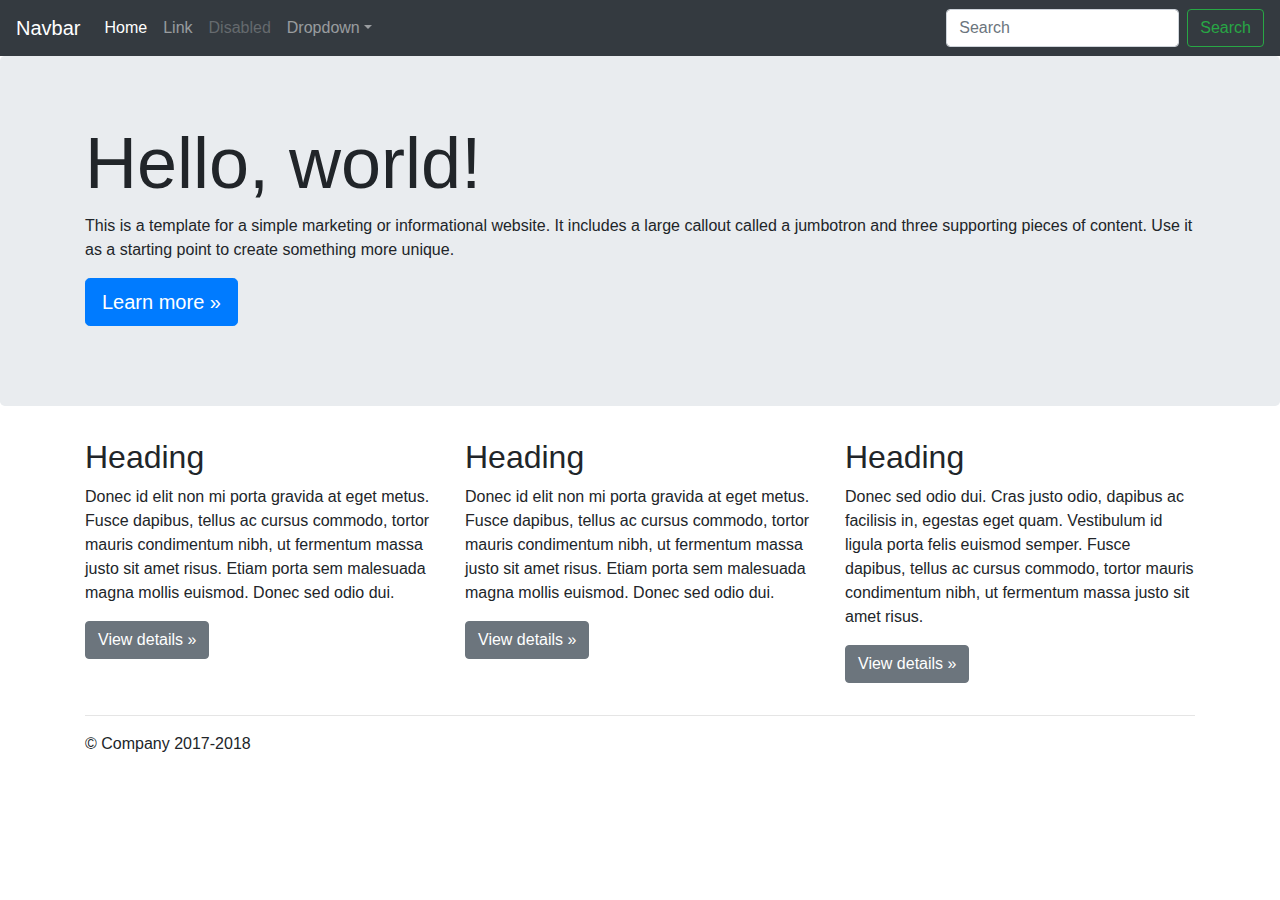
<file: lab6_igi/lab6_igi/bower_components/bootstrap/docs/4.1/examples/jumbotron/index.html>
<!doctype html>
<html lang="en">
  <head>
    <meta charset="utf-8">
    <meta name="viewport" content="width=device-width, initial-scale=1, shrink-to-fit=no">
    <meta name="description" content="">
    <meta name="author" content="">
    <link rel="icon" href="../../../../favicon.ico">

    <title>Jumbotron Template for Bootstrap</title>

    <!-- Bootstrap core CSS -->
    <link href="../../../../dist/css/bootstrap.min.css" rel="stylesheet">

    <!-- Custom styles for this template -->
    <link href="jumbotron.css" rel="stylesheet">
  </head>

  <body>

    <nav class="navbar navbar-expand-md navbar-dark fixed-top bg-dark">
      <a class="navbar-brand" href="#">Navbar</a>
      <button class="navbar-toggler" type="button" data-toggle="collapse" data-target="#navbarsExampleDefault" aria-controls="navbarsExampleDefault" aria-expanded="false" aria-label="Toggle navigation">
        <span class="navbar-toggler-icon"></span>
      </button>

      <div class="collapse navbar-collapse" id="navbarsExampleDefault">
        <ul class="navbar-nav mr-auto">
          <li class="nav-item active">
            <a class="nav-link" href="#">Home <span class="sr-only">(current)</span></a>
          </li>
          <li class="nav-item">
            <a class="nav-link" href="#">Link</a>
          </li>
          <li class="nav-item">
            <a class="nav-link disabled" href="#">Disabled</a>
          </li>
          <li class="nav-item dropdown">
            <a class="nav-link dropdown-toggle" href="http://example.com" id="dropdown01" data-toggle="dropdown" aria-haspopup="true" aria-expanded="false">Dropdown</a>
            <div class="dropdown-menu" aria-labelledby="dropdown01">
              <a class="dropdown-item" href="#">Action</a>
              <a class="dropdown-item" href="#">Another action</a>
              <a class="dropdown-item" href="#">Something else here</a>
            </div>
          </li>
        </ul>
        <form class="form-inline my-2 my-lg-0">
          <input class="form-control mr-sm-2" type="text" placeholder="Search" aria-label="Search">
          <button class="btn btn-outline-success my-2 my-sm-0" type="submit">Search</button>
        </form>
      </div>
    </nav>

    <main role="main">

      <!-- Main jumbotron for a primary marketing message or call to action -->
      <div class="jumbotron">
        <div class="container">
          <h1 class="display-3">Hello, world!</h1>
          <p>This is a template for a simple marketing or informational website. It includes a large callout called a jumbotron and three supporting pieces of content. Use it as a starting point to create something more unique.</p>
          <p><a class="btn btn-primary btn-lg" href="#" role="button">Learn more &raquo;</a></p>
        </div>
      </div>

      <div class="container">
        <!-- Example row of columns -->
        <div class="row">
          <div class="col-md-4">
            <h2>Heading</h2>
            <p>Donec id elit non mi porta gravida at eget metus. Fusce dapibus, tellus ac cursus commodo, tortor mauris condimentum nibh, ut fermentum massa justo sit amet risus. Etiam porta sem malesuada magna mollis euismod. Donec sed odio dui. </p>
            <p><a class="btn btn-secondary" href="#" role="button">View details &raquo;</a></p>
          </div>
          <div class="col-md-4">
            <h2>Heading</h2>
            <p>Donec id elit non mi porta gravida at eget metus. Fusce dapibus, tellus ac cursus commodo, tortor mauris condimentum nibh, ut fermentum massa justo sit amet risus. Etiam porta sem malesuada magna mollis euismod. Donec sed odio dui. </p>
            <p><a class="btn btn-secondary" href="#" role="button">View details &raquo;</a></p>
          </div>
          <div class="col-md-4">
            <h2>Heading</h2>
            <p>Donec sed odio dui. Cras justo odio, dapibus ac facilisis in, egestas eget quam. Vestibulum id ligula porta felis euismod semper. Fusce dapibus, tellus ac cursus commodo, tortor mauris condimentum nibh, ut fermentum massa justo sit amet risus.</p>
            <p><a class="btn btn-secondary" href="#" role="button">View details &raquo;</a></p>
          </div>
        </div>

        <hr>

      </div> <!-- /container -->

    </main>

    <footer class="container">
      <p>&copy; Company 2017-2018</p>
    </footer>

    <!-- Bootstrap core JavaScript
    ================================================== -->
    <!-- Placed at the end of the document so the pages load faster -->
    <script src="https://code.jquery.com/jquery-3.3.1.slim.min.js" integrity="sha384-q8i/X+965DzO0rT7abK41JStQIAqVgRVzpbzo5smXKp4YfRvH+8abtTE1Pi6jizo" crossorigin="anonymous"></script>
    <script>window.jQuery || document.write('<script src="../../../../assets/js/vendor/jquery-slim.min.js"><\/script>')</script>
    <script src="../../../../assets/js/vendor/popper.min.js"></script>
    <script src="../../../../dist/js/bootstrap.min.js"></script>
  </body>
</html>
</file>
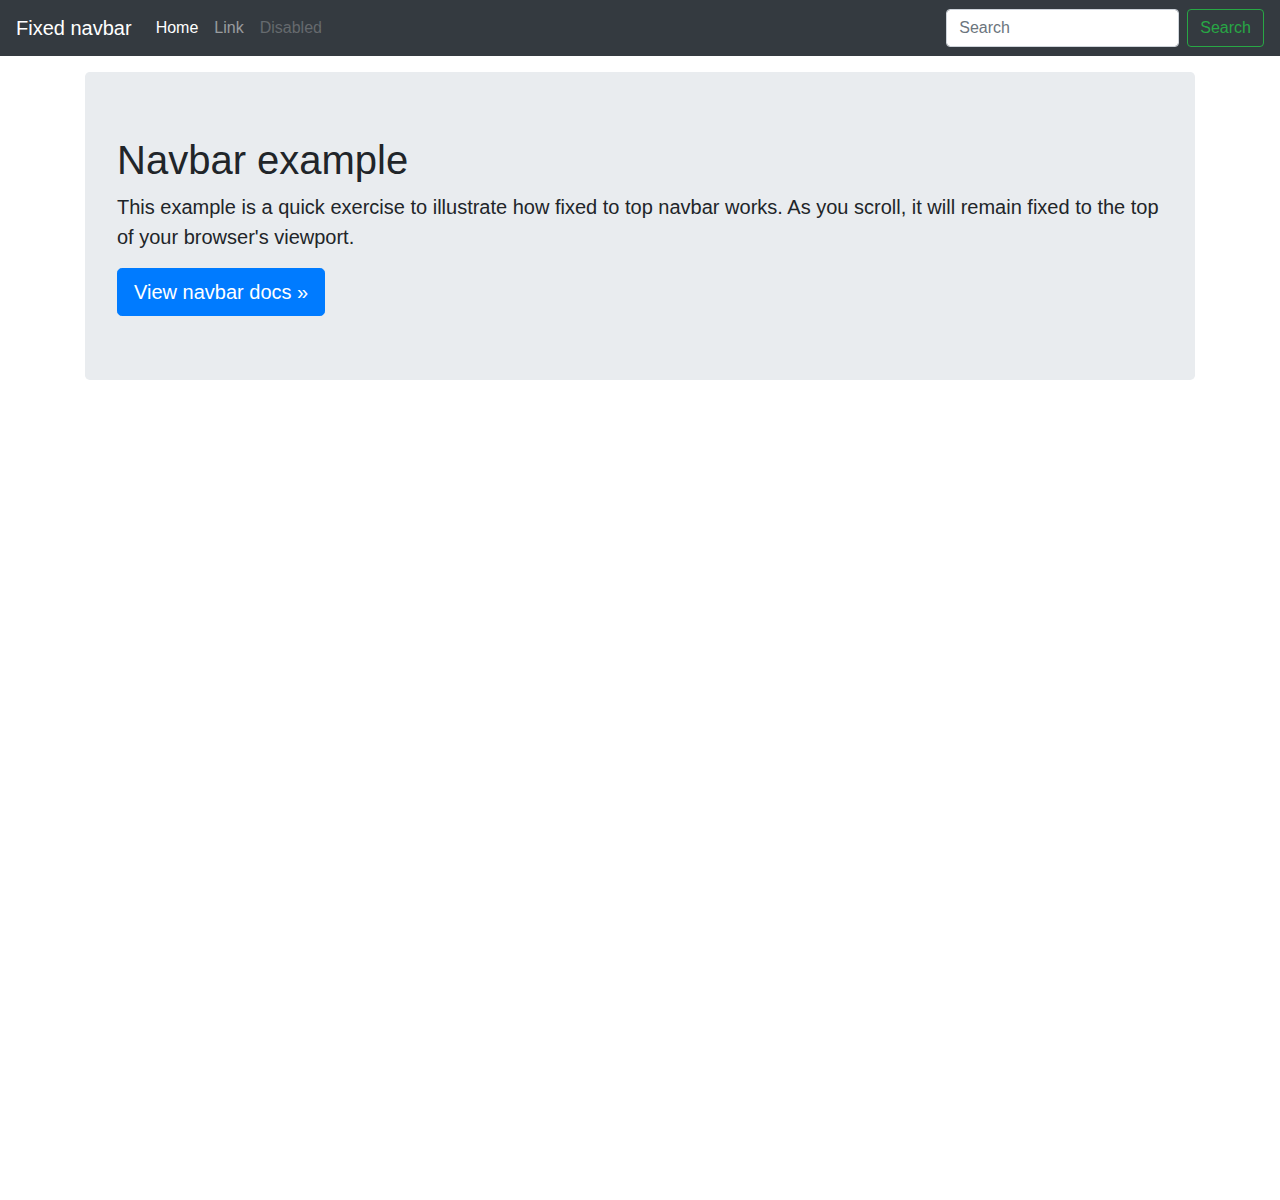
<file: lab6_igi/lab6_igi/bower_components/bootstrap/docs/4.1/examples/navbar-fixed/index.html>
<!doctype html>
<html lang="en">
  <head>
    <meta charset="utf-8">
    <meta name="viewport" content="width=device-width, initial-scale=1, shrink-to-fit=no">
    <meta name="description" content="">
    <meta name="author" content="">
    <link rel="icon" href="../../../../favicon.ico">

    <title>Fixed top navbar example for Bootstrap</title>

    <!-- Bootstrap core CSS -->
    <link href="../../../../dist/css/bootstrap.min.css" rel="stylesheet">

    <!-- Custom styles for this template -->
    <link href="navbar-top-fixed.css" rel="stylesheet">
  </head>

  <body>

    <nav class="navbar navbar-expand-md navbar-dark fixed-top bg-dark">
      <a class="navbar-brand" href="#">Fixed navbar</a>
      <button class="navbar-toggler" type="button" data-toggle="collapse" data-target="#navbarCollapse" aria-controls="navbarCollapse" aria-expanded="false" aria-label="Toggle navigation">
        <span class="navbar-toggler-icon"></span>
      </button>
      <div class="collapse navbar-collapse" id="navbarCollapse">
        <ul class="navbar-nav mr-auto">
          <li class="nav-item active">
            <a class="nav-link" href="#">Home <span class="sr-only">(current)</span></a>
          </li>
          <li class="nav-item">
            <a class="nav-link" href="#">Link</a>
          </li>
          <li class="nav-item">
            <a class="nav-link disabled" href="#">Disabled</a>
          </li>
        </ul>
        <form class="form-inline mt-2 mt-md-0">
          <input class="form-control mr-sm-2" type="text" placeholder="Search" aria-label="Search">
          <button class="btn btn-outline-success my-2 my-sm-0" type="submit">Search</button>
        </form>
      </div>
    </nav>

    <main role="main" class="container">
      <div class="jumbotron">
        <h1>Navbar example</h1>
        <p class="lead">This example is a quick exercise to illustrate how fixed to top navbar works. As you scroll, it will remain fixed to the top of your browser's viewport.</p>
        <a class="btn btn-lg btn-primary" href="../../components/navbar/" role="button">View navbar docs &raquo;</a>
      </div>
    </main>

    <!-- Bootstrap core JavaScript
    ================================================== -->
    <!-- Placed at the end of the document so the pages load faster -->
    <script src="https://code.jquery.com/jquery-3.3.1.slim.min.js" integrity="sha384-q8i/X+965DzO0rT7abK41JStQIAqVgRVzpbzo5smXKp4YfRvH+8abtTE1Pi6jizo" crossorigin="anonymous"></script>
    <script>window.jQuery || document.write('<script src="../../../../assets/js/vendor/jquery-slim.min.js"><\/script>')</script>
    <script src="../../../../assets/js/vendor/popper.min.js"></script>
    <script src="../../../../dist/js/bootstrap.min.js"></script>
  </body>
</html>
</file>
<file: lab6_igi/lab6_igi/bower_components/bootstrap/docs/4.1/examples/album/album.css>
:root {
  --jumbotron-padding-y: 3rem;
}

.jumbotron {
  padding-top: var(--jumbotron-padding-y);
  padding-bottom: var(--jumbotron-padding-y);
  margin-bottom: 0;
  background-color: #fff;
}
@media (min-width: 768px) {
  .jumbotron {
    padding-top: calc(var(--jumbotron-padding-y) * 2);
    padding-bottom: calc(var(--jumbotron-padding-y) * 2);
  }
}

.jumbotron p:last-child {
  margin-bottom: 0;
}

.jumbotron-heading {
  font-weight: 300;
}

.jumbotron .container {
  max-width: 40rem;
}

footer {
  padding-top: 3rem;
  padding-bottom: 3rem;
}

footer p {
  margin-bottom: .25rem;
}

.box-shadow { box-shadow: 0 .25rem .75rem rgba(0, 0, 0, .05); }
</file>
<file: lab6_igi/lab6_igi/bower_components/bootstrap/docs/4.1/examples/blog/blog.css>
/* stylelint-disable selector-list-comma-newline-after */

.blog-header {
  line-height: 1;
  border-bottom: 1px solid #e5e5e5;
}

.blog-header-logo {
  font-family: "Playfair Display", Georgia, "Times New Roman", serif;
  font-size: 2.25rem;
}

.blog-header-logo:hover {
  text-decoration: none;
}

h1, h2, h3, h4, h5, h6 {
  font-family: "Playfair Display", Georgia, "Times New Roman", serif;
}

.display-4 {
  font-size: 2.5rem;
}
@media (min-width: 768px) {
  .display-4 {
    font-size: 3rem;
  }
}

.nav-scroller {
  position: relative;
  z-index: 2;
  height: 2.75rem;
  overflow-y: hidden;
}

.nav-scroller .nav {
  display: -ms-flexbox;
  display: flex;
  -ms-flex-wrap: nowrap;
  flex-wrap: nowrap;
  padding-bottom: 1rem;
  margin-top: -1px;
  overflow-x: auto;
  text-align: center;
  white-space: nowrap;
  -webkit-overflow-scrolling: touch;
}

.nav-scroller .nav-link {
  padding-top: .75rem;
  padding-bottom: .75rem;
  font-size: .875rem;
}

.card-img-right {
  height: 100%;
  border-radius: 0 3px 3px 0;
}

.flex-auto {
  -ms-flex: 0 0 auto;
  flex: 0 0 auto;
}

.h-250 { height: 250px; }
@media (min-width: 768px) {
  .h-md-250 { height: 250px; }
}

.border-top { border-top: 1px solid #e5e5e5; }
.border-bottom { border-bottom: 1px solid #e5e5e5; }

.box-shadow { box-shadow: 0 .25rem .75rem rgba(0, 0, 0, .05); }

/*
 * Blog name and description
 */
.blog-title {
  margin-bottom: 0;
  font-size: 2rem;
  font-weight: 400;
}
.blog-description {
  font-size: 1.1rem;
  color: #999;
}

@media (min-width: 40em) {
  .blog-title {
    font-size: 3.5rem;
  }
}

/* Pagination */
.blog-pagination {
  margin-bottom: 4rem;
}
.blog-pagination > .btn {
  border-radius: 2rem;
}

/*
 * Blog posts
 */
.blog-post {
  margin-bottom: 4rem;
}
.blog-post-title {
  margin-bottom: .25rem;
  font-size: 2.5rem;
}
.blog-post-meta {
  margin-bottom: 1.25rem;
  color: #999;
}

/*
 * Footer
 */
.blog-footer {
  padding: 2.5rem 0;
  color: #999;
  text-align: center;
  background-color: #f9f9f9;
  border-top: .05rem solid #e5e5e5;
}
.blog-footer p:last-child {
  margin-bottom: 0;
}
</file>
<file: lab6_igi/lab6_igi/bower_components/bootstrap/docs/4.1/examples/carousel/carousel.css>
/* GLOBAL STYLES
-------------------------------------------------- */
/* Padding below the footer and lighter body text */

body {
  padding-top: 3rem;
  padding-bottom: 3rem;
  color: #5a5a5a;
}


/* CUSTOMIZE THE CAROUSEL
-------------------------------------------------- */

/* Carousel base class */
.carousel {
  margin-bottom: 4rem;
}
/* Since positioning the image, we need to help out the caption */
.carousel-caption {
  bottom: 3rem;
  z-index: 10;
}

/* Declare heights because of positioning of img element */
.carousel-item {
  height: 32rem;
  background-color: #777;
}
.carousel-item > img {
  position: absolute;
  top: 0;
  left: 0;
  min-width: 100%;
  height: 32rem;
}


/* MARKETING CONTENT
-------------------------------------------------- */

/* Center align the text within the three columns below the carousel */
.marketing .col-lg-4 {
  margin-bottom: 1.5rem;
  text-align: center;
}
.marketing h2 {
  font-weight: 400;
}
.marketing .col-lg-4 p {
  margin-right: .75rem;
  margin-left: .75rem;
}


/* Featurettes
------------------------- */

.featurette-divider {
  margin: 5rem 0; /* Space out the Bootstrap <hr> more */
}

/* Thin out the marketing headings */
.featurette-heading {
  font-weight: 300;
  line-height: 1;
  letter-spacing: -.05rem;
}


/* RESPONSIVE CSS
-------------------------------------------------- */

@media (min-width: 40em) {
  /* Bump up size of carousel content */
  .carousel-caption p {
    margin-bottom: 1.25rem;
    font-size: 1.25rem;
    line-height: 1.4;
  }

  .featurette-heading {
    font-size: 50px;
  }
}

@media (min-width: 62em) {
  .featurette-heading {
    margin-top: 7rem;
  }
}
</file>
<file: lab6_igi/lab6_igi/bower_components/bootstrap/docs/4.1/examples/cover/cover.css>
/*
 * Globals
 */

/* Links */
a,
a:focus,
a:hover {
  color: #fff;
}

/* Custom default button */
.btn-secondary,
.btn-secondary:hover,
.btn-secondary:focus {
  color: #333;
  text-shadow: none; /* Prevent inheritance from `body` */
  background-color: #fff;
  border: .05rem solid #fff;
}


/*
 * Base structure
 */

html,
body {
  height: 100%;
  background-color: #333;
}

body {
  display: -ms-flexbox;
  display: flex;
  color: #fff;
  text-shadow: 0 .05rem .1rem rgba(0, 0, 0, .5);
  box-shadow: inset 0 0 5rem rgba(0, 0, 0, .5);
}

.cover-container {
  max-width: 42em;
}


/*
 * Header
 */
.masthead {
  margin-bottom: 2rem;
}

.masthead-brand {
  margin-bottom: 0;
}

.nav-masthead .nav-link {
  padding: .25rem 0;
  font-weight: 700;
  color: rgba(255, 255, 255, .5);
  background-color: transparent;
  border-bottom: .25rem solid transparent;
}

.nav-masthead .nav-link:hover,
.nav-masthead .nav-link:focus {
  border-bottom-color: rgba(255, 255, 255, .25);
}

.nav-masthead .nav-link + .nav-link {
  margin-left: 1rem;
}

.nav-masthead .active {
  color: #fff;
  border-bottom-color: #fff;
}

@media (min-width: 48em) {
  .masthead-brand {
    float: left;
  }
  .nav-masthead {
    float: right;
  }
}


/*
 * Cover
 */
.cover {
  padding: 0 1.5rem;
}
.cover .btn-lg {
  padding: .75rem 1.25rem;
  font-weight: 700;
}


/*
 * Footer
 */
.mastfoot {
  color: rgba(255, 255, 255, .5);
}
</file>
<file: lab6_igi/lab6_igi/bower_components/bootstrap/docs/4.1/examples/grid/grid.css>
body {
  padding-top: 2rem;
  padding-bottom: 2rem;
}

h3 {
  margin-top: 2rem;
}

.row {
  margin-bottom: 1rem;
}
.row .row {
  margin-top: 1rem;
  margin-bottom: 0;
}
[class*="col-"] {
  padding-top: 1rem;
  padding-bottom: 1rem;
  background-color: rgba(86, 61, 124, .15);
  border: 1px solid rgba(86, 61, 124, .2);
}

hr {
  margin-top: 2rem;
  margin-bottom: 2rem;
}
</file>
<file: lab6_igi/lab6_igi/bower_components/bootstrap/docs/4.1/examples/jumbotron/jumbotron.css>
/* Move down content because we have a fixed navbar that is 3.5rem tall */
body {
  padding-top: 3.5rem;
}
</file>
<file: lab6_igi/lab6_igi/bower_components/bootstrap/docs/4.1/examples/navbar-fixed/navbar-top-fixed.css>
/* Show it is fixed to the top */
body {
  min-height: 75rem;
  padding-top: 4.5rem;
}
</file>
